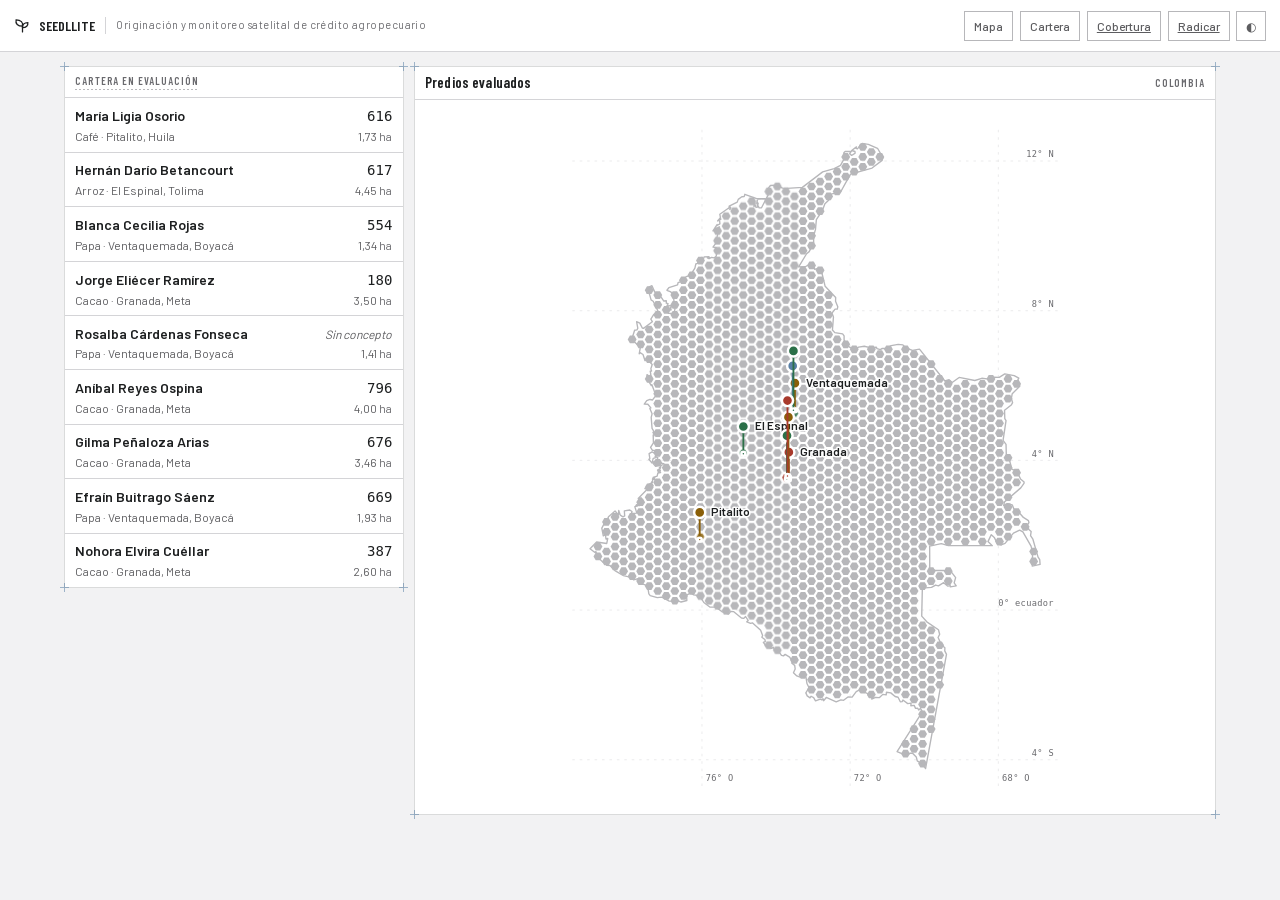
<file: index.html>
<!doctype html>
<html lang="es">
<head>
<meta charset="utf-8">
<meta name="viewport" content="width=device-width, initial-scale=1">
<title>SEEDLLITE — Puntaje de crédito agrícola desde imágenes satelitales</title>
<meta name="description" content="Puntaje de crédito agrícola construido desde 10 años de imágenes satelitales. Hackathon Colombia Tech Week 2026.">
<link rel="icon" href="data:image/svg+xml,%3Csvg xmlns='http://www.w3.org/2000/svg' viewBox='0 0 24 24' fill='none' stroke='%235980a6' stroke-width='1.8' stroke-linecap='round'%3E%3Cpath d='M12 21V11'/%3E%3Cpath d='M12 13S7 13 4.5 10.5 3 4 3 4s5 0 7.5 2.5S12 13 12 13Z'/%3E%3Cpath d='M12 15s4 0 6-2 1.5-5 1.5-5-4 0-6 2-1.5 5-1.5 5Z'/%3E%3C/svg%3E">
<link rel="stylesheet" href="assets/app.css">
</head>
<body>

<header class="barra">
  <span class="marca"><svg viewBox="0 0 24 24" fill="none" stroke="currentColor" stroke-width="1.8" stroke-linecap="round" aria-hidden="true"><path d="M12 21V11"/><path d="M12 13S7 13 4.5 10.5 3 4 3 4s5 0 7.5 2.5S12 13 12 13Z"/><path d="M12 15s4 0 6-2 1.5-5 1.5-5-4 0-6 2-1.5 5-1.5 5Z"/></svg>SEEDLLITE</span>
  <span class="marca-sub">Originación y monitoreo satelital de crédito agropecuario</span>
  <nav class="barra-fin">
    <button class="boton boton-icono" data-nav="mapa">Mapa</button>
    <button class="boton boton-icono" data-nav="cartera">Cartera</button>
    <a class="boton boton-icono" href="#globo">Cobertura</a>
    <a class="boton boton-icono" href="#nuevo">Radicar</a>
    <button class="boton boton-icono" id="tema" aria-label="Alternar tema claro y oscuro">◐</button>
  </nav>
</header>

<!--
  PORTADA — el plano de apertura.

  Va en el HTML y no la construye el JavaScript a propósito: así pinta en el
  primer fotograma, sin el parpadeo de un lienzo vacío mientras cargan los
  scripts. 90-app.js la disuelve sola a los 2,2 s, o antes si se hace clic.

  Solo aparece al entrar sin ruta (index.html a secas). Con ruta directa
  —index.html#dictamen/meta-cacao— no se muestra: durante la grabación se salta
  a cualquier toma sin tener que esperarla cada vez.
-->
<div id="portada">
  <div class="portada-cuerpo">
    <p class="portada-marca">SEEDLLITE</p>
    <h1 class="portada-frase">Historial crediticio<br>construido desde el espacio</h1>
    <div class="portada-regla"></div>
    <p class="portada-pie">
      Evaluación de riesgo crediticio agropecuario por análisis satelital
    </p>
  </div>
</div>

<main class="lienzo" id="vista"></main>

<!--
  ORDEN DE CARGA — importa, no hay bundler.
  El prefijo numérico de cada archivo ES su posición en esta lista.

  NO convertir estos scripts en módulos ES ni usar declaraciones de importación:
  quedan sujetos a CORS y NO cargan bajo file://, lo que rompe el requisito de
  abrir con doble clic (constitución V.4). Por la misma razón los datos entran
  por etiqueta <script> y no por petición asíncrona. Ver ARQUITECTURA.md §2.

  Redactado sin las cadenas literales que verificar.sh §3 busca: el guardián
  hacía saltar la alarma con este mismo comentario que lo explica.
-->
<script src="data/datos.js"></script>
<script src="assets/10-mapa.js"></script>
<script src="assets/20-grafica-ndvi.js"></script>
<script src="assets/30-vistas.js"></script>
<script src="assets/40-tooltips.js"></script>
<script src="assets/50-estadistica.js"></script>
<script src="assets/70-nuevo-caso.js"></script>
<script src="assets/80-globo.js"></script>
  <script src="assets/90-app.js"></script>

</body>
</html>
</file>
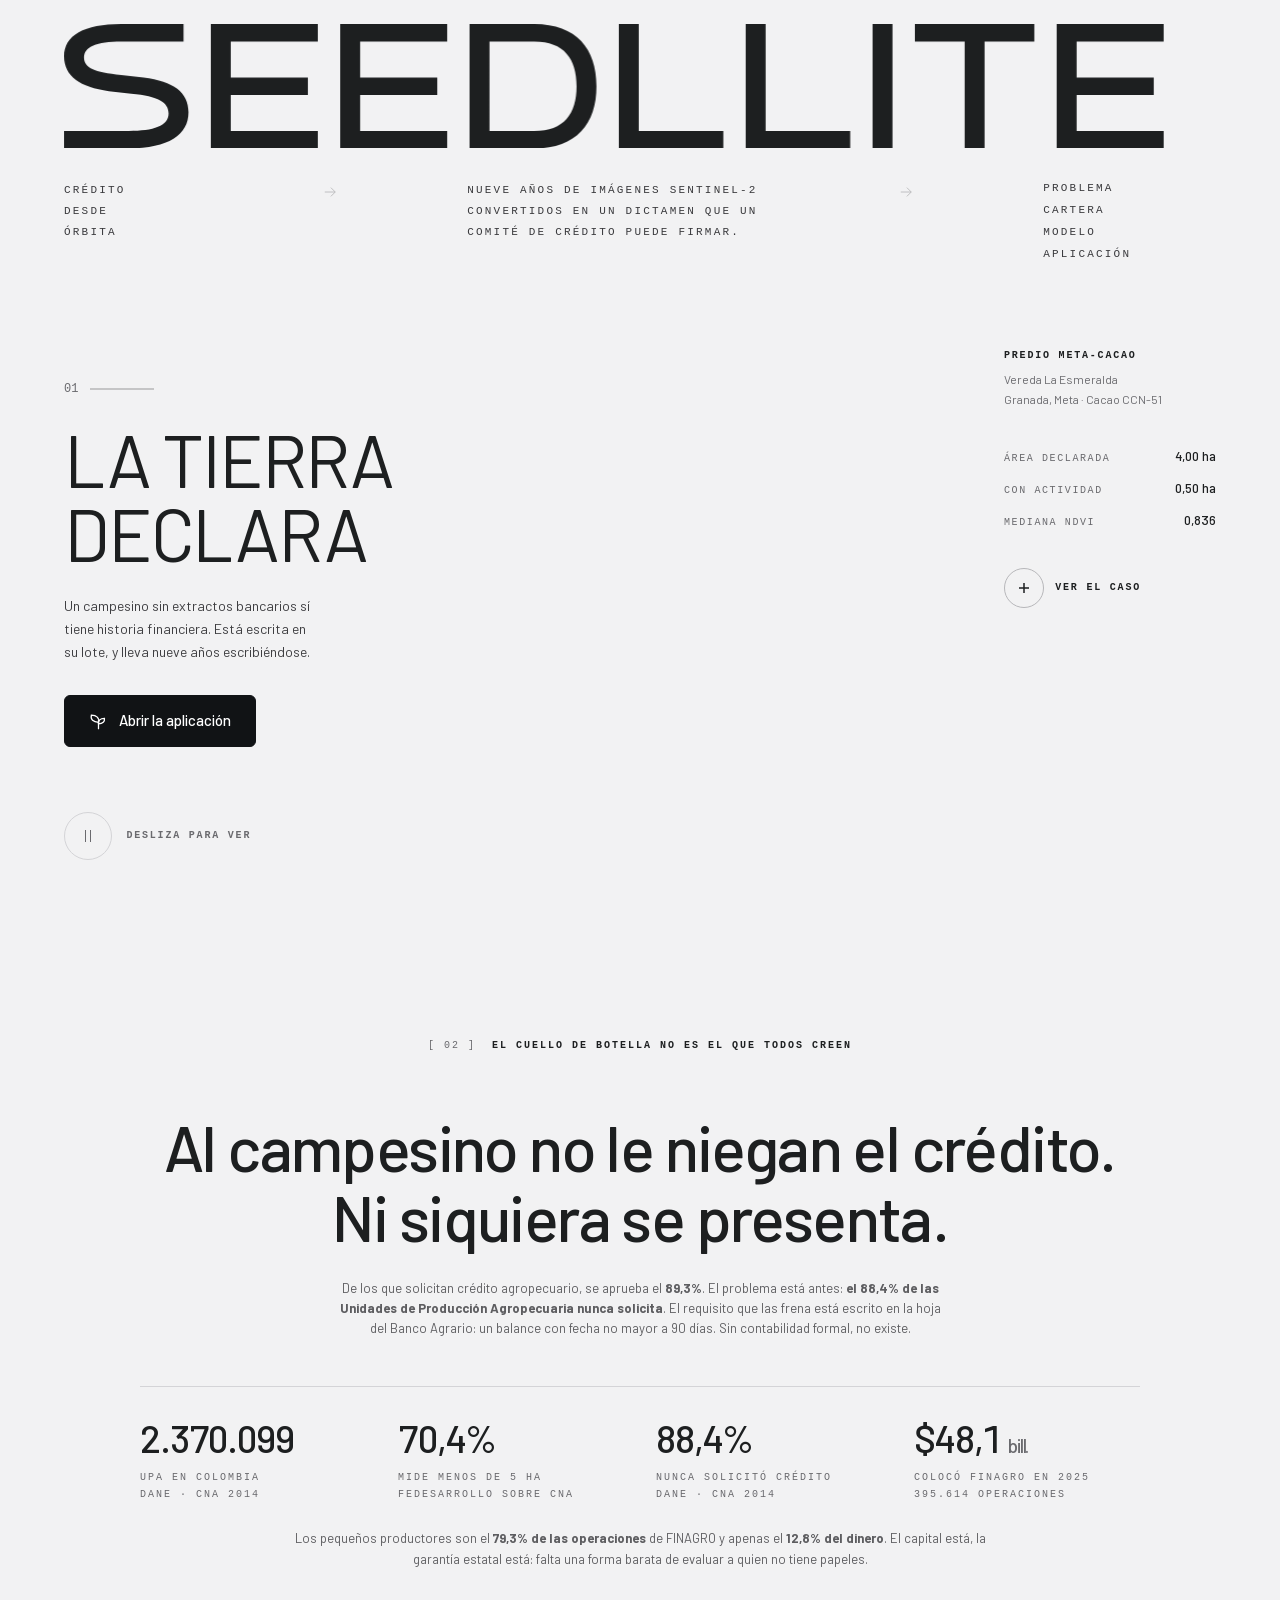
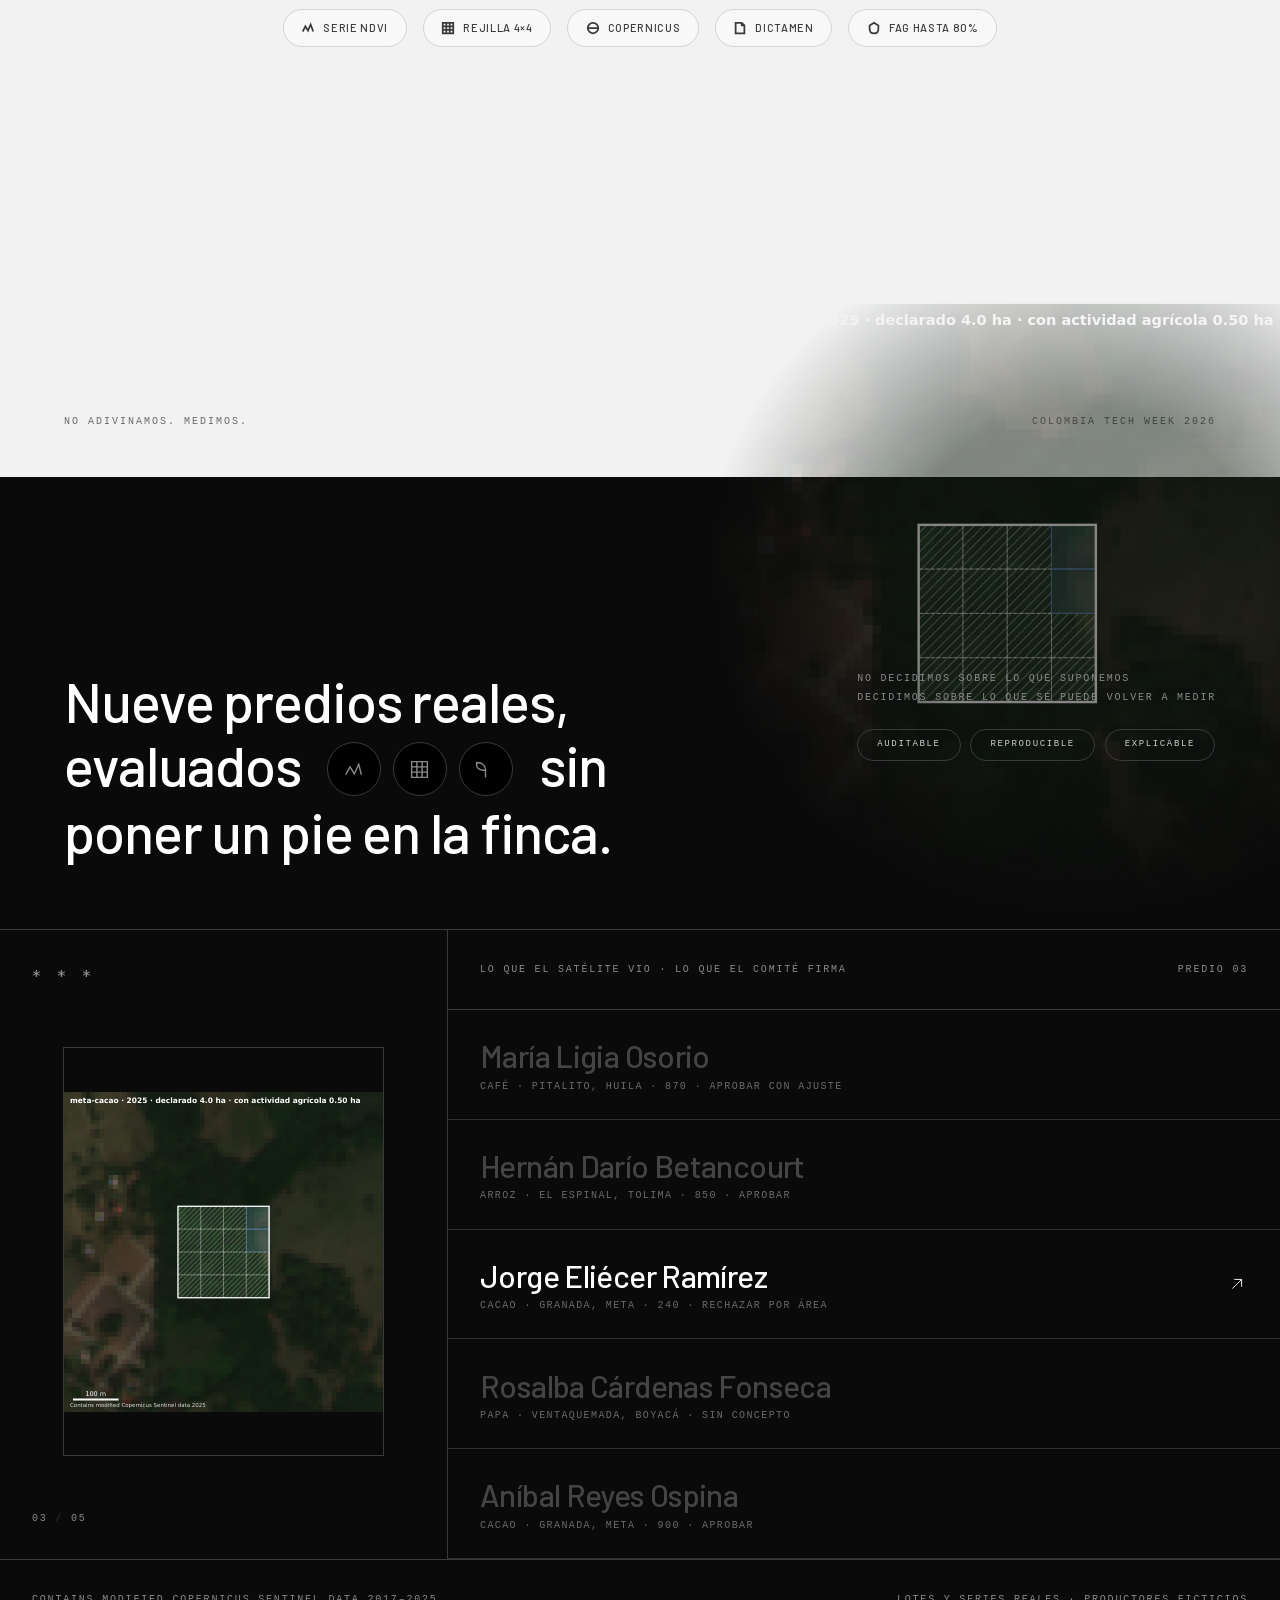
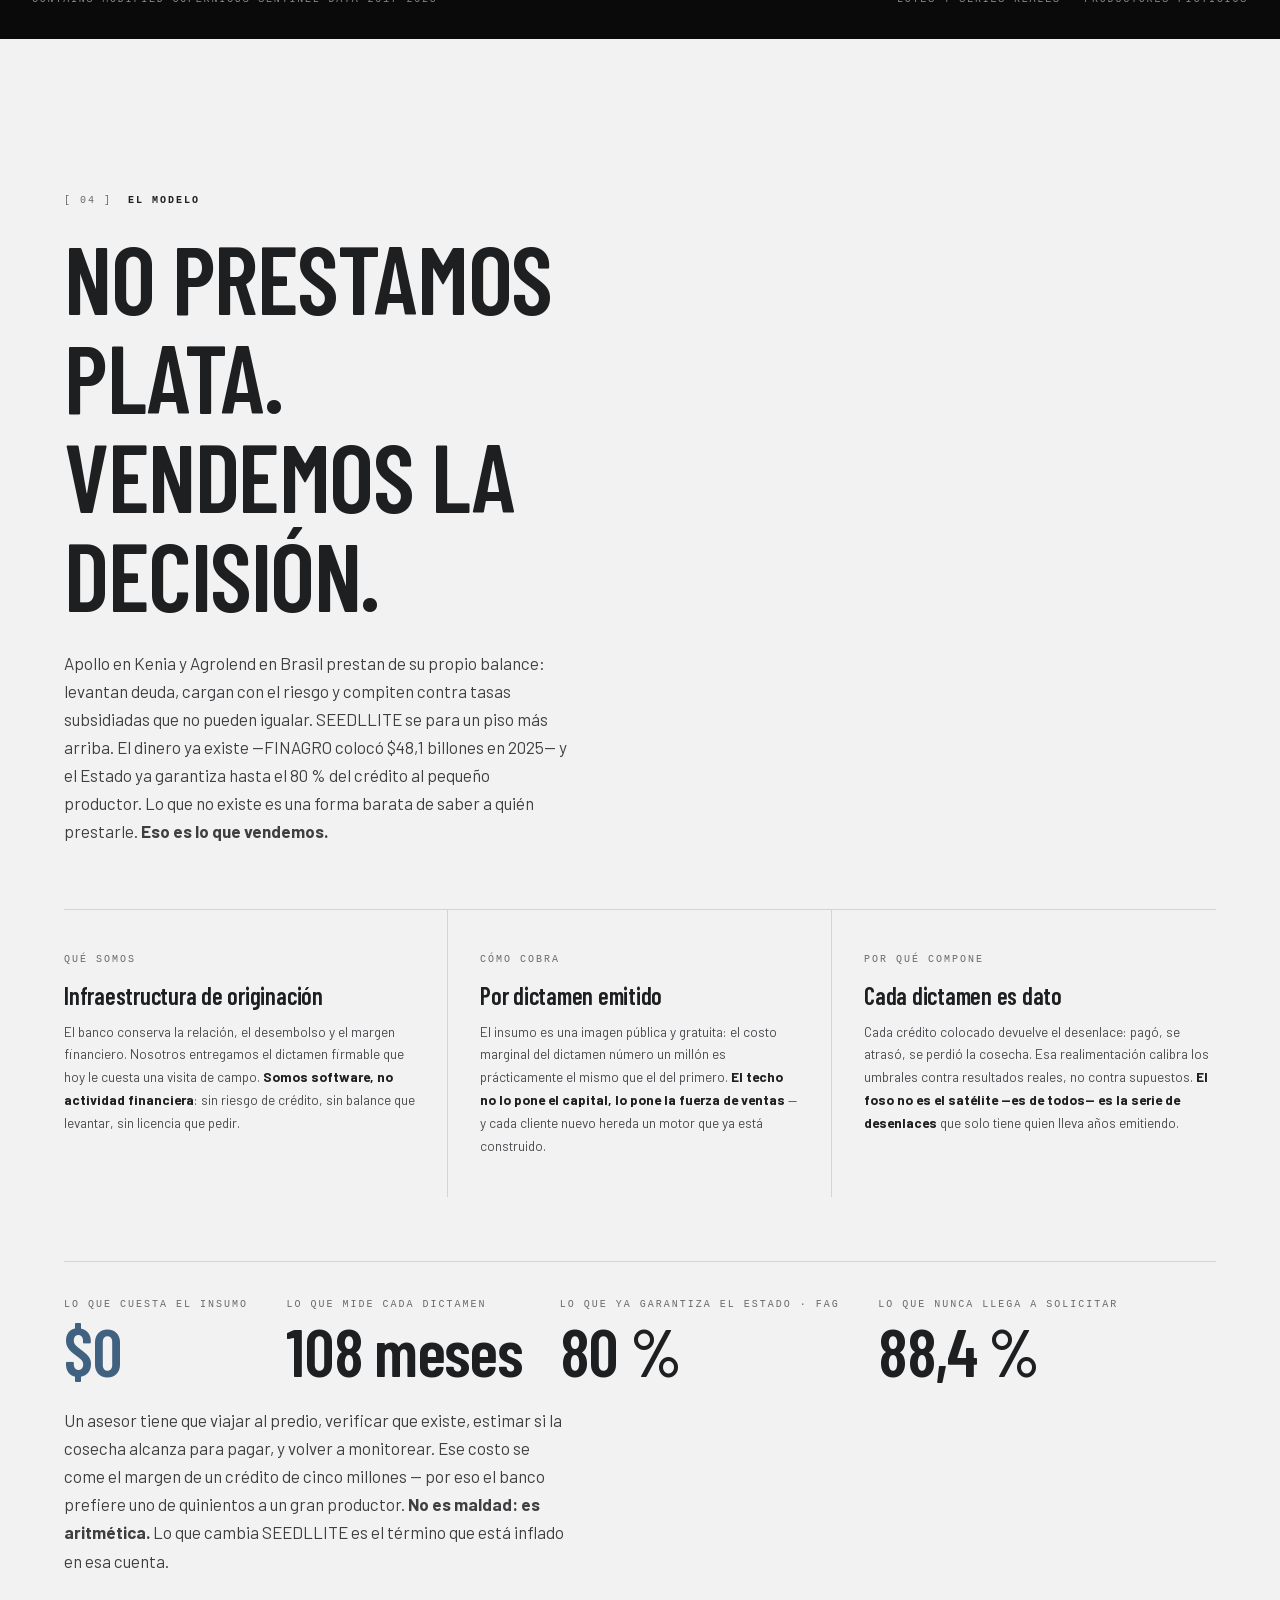
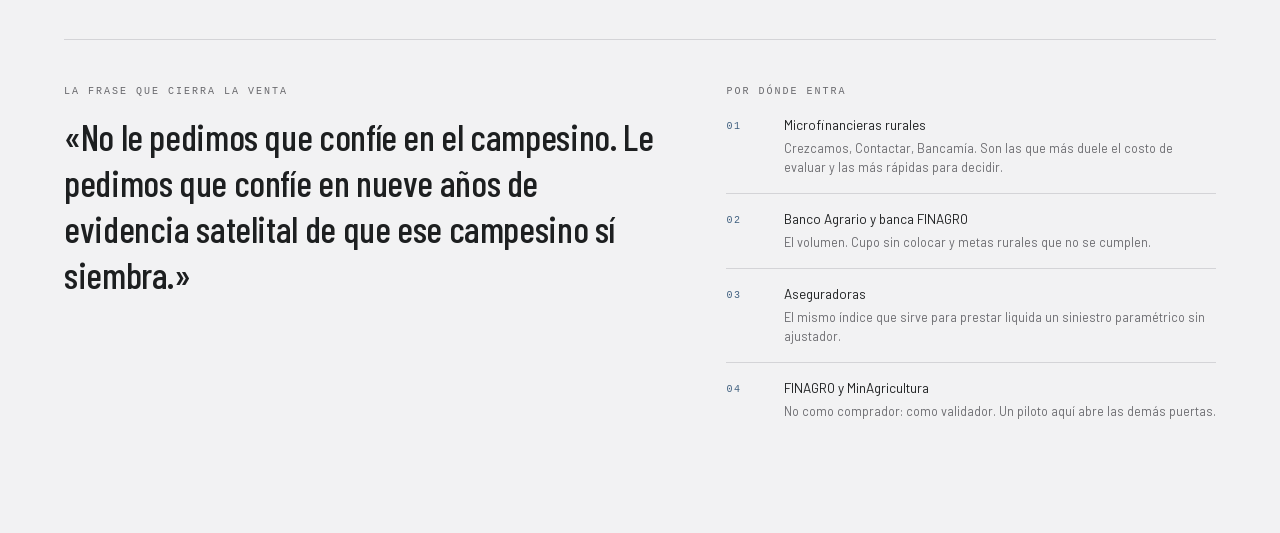
<file: landing/index.html>
<!doctype html>
<html lang="es">
<head>
<meta charset="utf-8">
<meta name="viewport" content="width=device-width, initial-scale=1">
<title>SEEDLLITE · Crédito agropecuario originado desde el satélite</title>
<meta name="description" content="Un campesino sin extractos bancarios sí tiene historia financiera: está escrita en nueve años de imágenes satelitales de su lote.">

<!-- Sin recursos externos: la pagina tiene que abrir igual desde file:// y
     desde Vercel, sin red. Barlow y Barlow Condensed —las familias que pide el
     sistema Industry— viajan vendorizadas en el repositorio; van duplicadas en
     landing/fuentes/ para que la ruta relativa valga igual en los dos sitios:
     el deploy sirve la landing en / y la app en /app/. -->

<link rel="icon" href="data:image/svg+xml,%3Csvg xmlns='http://www.w3.org/2000/svg' viewBox='0 0 24 24' fill='none' stroke='%23111' stroke-width='1.8' stroke-linecap='round'%3E%3Cpath d='M12 21V11'/%3E%3Cpath d='M12 13S7 13 4.5 10.5 3 4 3 4s5 0 7.5 2.5S12 13 12 13Z'/%3E%3Cpath d='M12 15s4 0 6-2 1.5-5 1.5-5-4 0-6 2-1.5 5-1.5 5Z'/%3E%3C/svg%3E">

<style>
@font-face{font-family:"Barlow";font-weight:400;font-display:swap;
  src:url("fuentes/barlow-400.woff2") format("woff2")}
@font-face{font-family:"Barlow";font-weight:500;font-display:swap;
  src:url("fuentes/barlow-500.woff2") format("woff2")}
@font-face{font-family:"Barlow";font-weight:600;font-display:swap;
  src:url("fuentes/barlow-600.woff2") format("woff2")}
@font-face{font-family:"Barlow";font-weight:700;font-display:swap;
  src:url("fuentes/barlow-700.woff2") format("woff2")}
@font-face{font-family:"Barlow Condensed";font-weight:400;font-display:swap;
  src:url("fuentes/barlow-condensed-400.woff2") format("woff2")}
@font-face{font-family:"Barlow Condensed";font-weight:500;font-display:swap;
  src:url("fuentes/barlow-condensed-500.woff2") format("woff2")}
@font-face{font-family:"Barlow Condensed";font-weight:600;font-display:swap;
  src:url("fuentes/barlow-condensed-600.woff2") format("woff2")}
:root{
  --papel:#f2f2f3; --tinta:#1d1f20; --tinta-suave:#111315; --hondo:#0a0a0a;
  --g300:#d4d4d7; --g400:#b7b7ba; --g500:#8a8a8d; --g600:#6a6a6e; --g700:#5d5d60; --g800:#3a3a3d;
  --acero:#5980a6; --acero-texto:#416180;
  --sans:"Barlow",-apple-system,BlinkMacSystemFont,"Segoe UI",Roboto,Helvetica,Arial,sans-serif;
  --cond:"Barlow Condensed","Arial Narrow",var(--sans);
  --mono:ui-monospace,SFMono-Regular,"SF Mono",Menlo,"JetBrains Mono",monospace;
  --sal:cubic-bezier(.16,1,.3,1);
}
*{box-sizing:border-box}
html{scroll-behavior:smooth}
body{margin:0; background:var(--papel); color:var(--tinta); font-family:var(--sans);
  font-size:14px; line-height:1.55; overflow-x:hidden; -webkit-font-smoothing:antialiased}
::selection{background:#000; color:#fff}
a{color:inherit; text-decoration:none}
.rot{font-family:var(--mono); font-size:10px; letter-spacing:.2em; text-transform:uppercase; color:var(--g600)}
.rot b{color:var(--tinta); font-weight:600}

/* ══ 1 · PORTADA ══════════════════════════════════════════════════════ */
.hero{position:relative; width:100%; min-height:100svh; display:flex; flex-direction:column; overflow:hidden}
.hero-top{padding:1.5rem 1.5rem 0; position:relative; z-index:20}
@media(min-width:768px){.hero-top{padding:1.5rem 4rem 0}}

.marca-svg{width:100%; height:auto; display:block; fill:var(--tinta)}
.marca-svg .glifo{transform:translateY(120px); opacity:0; animation:subeGlifo 1.2s var(--sal) forwards}
@keyframes subeGlifo{to{transform:translateY(0); opacity:1}}

.subnav{display:flex; justify-content:space-between; align-items:flex-start; margin-top:2rem; gap:1rem}
.subnav-col{font-family:var(--mono); font-size:10px; letter-spacing:.2em; text-transform:uppercase; color:var(--g800)}
@media(min-width:768px){.subnav-col{font-size:11px}}
.subnav-izq{width:15%; min-width:86px; line-height:1.9}
.subnav-centro{flex:1; line-height:1.9}
@media(min-width:768px){.subnav-centro{width:30%; flex:none}}
.subnav-der{width:15%; display:none}
@media(min-width:768px){.subnav-der{display:block}}
.subnav-der a{display:block; margin-bottom:.3rem}
.subnav-der a:hover{color:#000; text-decoration:underline}
.flecha{width:5%; display:none; color:var(--g400); padding-top:3px}
@media(min-width:768px){.flecha{display:block}}
.flecha svg{width:14px; height:14px}

.hamb{display:flex; flex-direction:column; gap:6px; background:none; border:0; cursor:pointer; padding:4px 0; z-index:60}
.hamb i{display:block; width:32px; height:1.5px; background:#000; transition:all .3s var(--sal)}
.hamb:hover i:first-child{width:24px}
.hamb:hover i:last-child{width:40px}
.hamb[aria-expanded="true"] i:first-child{transform:translateY(3.75px) rotate(45deg)}
.hamb[aria-expanded="true"] i:last-child{transform:translateY(-3.75px) rotate(-45deg)}
@media(min-width:768px){.hamb{display:none}}

.menu-movil{display:none; background:var(--papel); border-bottom:1px solid var(--g300);
  box-shadow:0 18px 40px rgba(0,0,0,.10); padding:1.6rem; position:relative; z-index:50;
  animation:bajaMenu .35s var(--sal)}
.menu-movil.abierto{display:block}
@keyframes bajaMenu{from{opacity:0; transform:translateY(-20px)}to{opacity:1; transform:none}}
.menu-movil a{display:block; font-family:var(--mono); font-size:14px; letter-spacing:.2em;
  text-transform:uppercase; margin-bottom:1.4rem}

/* El fondo del hero es la lamina del predio: la placa Sentinel-2 con su reticula
   de medicion y la serie NDVI trazada al lado. Ocupa la mitad derecha del
   encuadre porque el tercio izquierdo es donde va el titular — la imagen esta
   compuesta para eso, no recortada a la fuerza.

   La reticula de 46 px se conserva por debajo: es la trama del sistema Industry
   y cose la imagen con el resto de la pagina en vez de dejarla flotando. */
.hero-fondo{position:absolute; inset:0; z-index:0; pointer-events:none; opacity:0;
  transition:opacity 1.8s var(--sal);
  background:
    repeating-linear-gradient(0deg, rgba(17,17,17,.045) 0 1px, transparent 1px 46px),
    repeating-linear-gradient(90deg, rgba(17,17,17,.045) 0 1px, transparent 1px 46px)}
.hero-fondo.visible{opacity:1}
.hero-lamina{position:absolute; inset:0; width:100%; height:100%;
  object-fit:cover; object-position:72% 50%; z-index:-1;
  -webkit-mask-image:linear-gradient(100deg,transparent 6%,#000 42%);
  mask-image:linear-gradient(100deg,transparent 6%,#000 42%)}
/* En vertical la imagen se va casi entera: el titular necesita el ancho y la
   placa no sobrevive al recorte sin volverse una mancha. */
@media(max-width:767px){.hero-lamina{object-position:78% 50%; opacity:.42}}
@keyframes traza{to{stroke-dashoffset:0}}

.hero-cuerpo{position:relative; z-index:10; flex:1; display:flex; justify-content:space-between;
  padding:0 2.5rem 3rem; gap:2rem}
@media(min-width:768px){.hero-cuerpo{padding:0 4rem 3rem}}
.hero-izq{width:340px; max-width:100%; margin-top:5rem}
@media(min-width:768px){.hero-izq{margin-top:7rem}}
.ind{display:flex; align-items:center; gap:.75rem; font-family:var(--mono); font-size:12px; color:var(--g600)}
.ind i{display:block; width:64px; height:1.5px; background:rgba(17,17,17,.2)}
.titular{font-size:3.4rem; line-height:1; letter-spacing:-.03em; font-weight:400; margin:1.5rem 0 0}
@media(min-width:768px){.titular{font-size:4.6rem}}
.hero-desc{font-size:13px; color:#3f3f42; width:252px; line-height:1.65; margin:1.5rem 0 2rem}
@media(min-width:768px){.hero-desc{font-size:14px}}

.cta{position:relative; display:inline-flex; align-items:center; gap:.7rem; overflow:hidden;
  background:var(--tinta-suave); border:1px solid var(--tinta-suave); border-radius:6px;
  padding:.85rem 1.5rem; color:#fff; font-size:15px; font-weight:500;
  transition:transform .3s var(--sal), box-shadow .3s var(--sal)}
.cta::before{content:""; position:absolute; inset:0; background:var(--papel);
  transform:translateX(-101%); transition:transform .7s var(--sal); z-index:0}
.cta:hover{transform:translateY(-2px); box-shadow:3px 3px 0 rgba(17,17,17,.5)}
.cta:hover::before{transform:translateX(0)}
.cta:active{transform:none; box-shadow:none}
.cta span,.cta svg{position:relative; z-index:1; transition:color .45s var(--sal), transform .45s var(--sal)}
.cta svg{width:19px; height:19px; stroke:currentColor; fill:none; stroke-width:1.6; stroke-linecap:round}
.cta:hover span,.cta:hover svg{color:var(--tinta)}
.cta:hover svg{transform:scale(1.1) rotate(-12deg) translateY(-2px)}

.hero-der{width:212px; margin-top:5rem; display:none; flex-direction:column; gap:2rem}
@media(min-width:768px){.hero-der{display:flex}}
.esp-tit{font-family:var(--mono); font-size:10px; font-weight:700; letter-spacing:.18em;
  text-transform:uppercase; margin:0}
.esp-sub{font-size:12px; color:var(--g600); line-height:1.6; margin:.45rem 0 0}
.stat{display:flex; justify-content:space-between; align-items:baseline; padding:.35rem 0}
.stat span{font-family:var(--mono); font-size:10px; letter-spacing:.16em; text-transform:uppercase; color:var(--g600)}
.stat b{font-size:13px; font-weight:500; font-variant-numeric:tabular-nums}
.ver-mas{display:flex; align-items:center; gap:.7rem; font-family:var(--mono)}
.ver-mas i{display:grid; place-items:center; width:40px; height:40px; border-radius:50%;
  border:1px solid var(--g400); transition:all .3s var(--sal)}
.ver-mas svg{width:16px; height:16px; stroke:currentColor; fill:none; stroke-width:1.5}
.ver-mas span{font-size:10px; text-transform:uppercase; letter-spacing:.18em; font-weight:700}
.ver-mas:hover i{border-color:#000; background:var(--tinta); color:#fff}

.scroll{position:absolute; bottom:2.5rem; left:2.5rem; display:none; align-items:center; gap:.9rem;
  opacity:0; animation:apar .9s var(--sal) 1.2s forwards}
@media(min-width:768px){.scroll{display:flex; left:4rem}}
@keyframes apar{to{opacity:1}}
.scroll i{display:flex; gap:4px; align-items:center; justify-content:center; width:48px; height:48px;
  border-radius:50%; border:1px solid var(--g300)}
.scroll i b{display:block; width:1px; height:12px; background:var(--g600)}
.scroll span{font-family:var(--mono); font-size:10px; letter-spacing:.18em; text-transform:uppercase;
  color:var(--g600); font-weight:600}

/* ══ 2 ════════════════════════════════════════════════════════════════ */
.s2{position:relative; width:100%; min-height:75vh; background:var(--papel); z-index:20;
  display:flex; flex-direction:column; align-items:center; text-align:center; padding:6rem 1.5rem 0}
@media(min-width:768px){.s2{min-height:100vh; padding-top:8rem}}
.s2-tit{font-size:2.2rem; line-height:1.1; letter-spacing:-.025em; font-weight:500;
  max-width:1000px; margin:3rem 0 0}
@media(min-width:768px){.s2-tit{font-size:3.4rem}}
@media(min-width:1024px){.s2-tit{font-size:4rem}}
.s2-pie-txt{max-width:620px; color:var(--g700, #5d5d60); margin:1.6rem 0 0; font-size:13px}
.pildoras{display:flex; flex-wrap:wrap; justify-content:center; gap:.75rem; margin:2.5rem 0 0}
@media(min-width:768px){.pildoras{gap:1rem}}
.pil{display:inline-flex; align-items:center; gap:.5rem; border-radius:999px; border:1px solid var(--g300);
  background:rgba(255,255,255,.5); padding:.6rem 1.1rem; color:var(--g800); font-size:11px;
  font-weight:500; letter-spacing:.06em; text-transform:uppercase; transition:all .3s var(--sal)}
.pil:hover{border-color:#000; background:#000; color:#fff}
.pil svg{width:14px; height:14px; stroke:currentColor; fill:none; stroke-width:2}
.cifras-grandes{display:grid; grid-template-columns:repeat(4,1fr); gap:2rem; margin:3rem 0 0;
  width:100%; max-width:1000px; border-top:1px solid var(--g300); padding-top:2rem}
.cifras-grandes div{text-align:left}
.cifras-grandes b{display:block; font-size:2.4rem; line-height:1; letter-spacing:-.03em;
  font-weight:500; font-variant-numeric:tabular-nums}
.cifras-grandes b i{font-style:normal; font-size:1.2rem; color:var(--g600)}
.cifras-grandes span{display:block; margin-top:.7rem; line-height:1.7}
@media(max-width:900px){.cifras-grandes{grid-template-columns:repeat(2,1fr); gap:1.5rem}}
.s2-hueco{min-height:220px}
@media(min-width:768px){.s2-hueco{min-height:430px}}
.s2-pie{position:absolute; bottom:0; left:0; right:0; display:none; justify-content:space-between;
  padding:0 4rem 3rem; pointer-events:none}
@media(min-width:768px){.s2-pie{display:flex}}


/* ══ 4 · modelo ═══════════════════════════════════════════════════════ */
.s4{position:relative; z-index:30; background:var(--papel); color:var(--tinta);
  padding:6rem 1.5rem 5rem}
@media(min-width:768px){.s4{padding:9rem 4rem 6rem}}
.s4-tit{font-family:var(--cond); font-size:2.4rem; line-height:1.03; letter-spacing:-.015em;
  font-weight:600; margin:1.2rem 0 0; max-width:16ch; text-transform:uppercase}
@media(min-width:768px){.s4-tit{font-size:4.6rem}}
@media(min-width:1280px){.s4-tit{font-size:6rem}}
.s4-bajada{max-width:56ch; margin:1.6rem 0 0; font-size:15px; line-height:1.65; color:#3f3f42}
@media(min-width:768px){.s4-bajada{font-size:17px}}

/* Tres movimientos del modelo, separados por filete: la retícula del sistema
   Industry, no tres tarjetas iguales. */
.s4-tres{display:grid; gap:0; margin:4rem 0 0; border-top:1px solid var(--g300)}
@media(min-width:900px){.s4-tres{grid-template-columns:repeat(3,1fr)}}
.s4-mov{padding:2rem 0; border-bottom:1px solid var(--g300)}
@media(min-width:900px){.s4-mov{padding:2.2rem 2rem 2.4rem; border-bottom:0;
  border-right:1px solid var(--g300)}
  .s4-mov:first-child{padding-left:0}
  .s4-mov:last-child{border-right:0; padding-right:0}}
.s4-mov h3{font-family:var(--cond); font-size:1.5rem; font-weight:600; margin:.9rem 0 .7rem;
  letter-spacing:-.01em; line-height:1.15}
.s4-mov p{margin:0; font-size:13.5px; line-height:1.7; color:#4a4a4e}
.s4-mov b{color:var(--tinta)}

/* El salto de costo: dos magnitudes enfrentadas, sin adorno. */
.s4-salto{display:flex; flex-wrap:wrap; align-items:flex-end; gap:1.2rem 2.4rem;
  margin:4rem 0 0; padding:2.2rem 0 0; border-top:1px solid var(--g300)}
.s4-cifra{display:flex; flex-direction:column; gap:.5rem}
.s4-cifra b{font-family:var(--cond); font-size:3rem; line-height:.9; font-weight:600;
  letter-spacing:-.02em}
@media(min-width:768px){.s4-cifra b{font-size:4.2rem}}
.s4-desp b{color:var(--acero-texto)}

.s4-cierre{margin:4rem 0 0; padding:2.4rem 0 0; border-top:1px solid var(--g300);
  display:grid; gap:2rem}
@media(min-width:1024px){.s4-cierre{grid-template-columns:1.1fr .9fr; gap:4rem}}
.s4-cita{font-family:var(--cond); font-size:1.7rem; line-height:1.25; font-weight:500;
  margin:.9rem 0 0; letter-spacing:-.01em}
@media(min-width:768px){.s4-cita{font-size:2.3rem}}
.s4-esc{margin:0; padding:0; list-style:none; counter-reset:esc}
.s4-esc li{counter-increment:esc; display:grid; grid-template-columns:2.6rem 1fr;
  gap:.4rem 1rem; padding:.95rem 0; border-bottom:1px solid var(--g300); font-size:13.5px}
.s4-esc li:last-child{border-bottom:0}
.s4-esc li::before{content:counter(esc,decimal-leading-zero);
  font-family:var(--mono); font-size:10px; letter-spacing:.16em; color:var(--acero-texto);
  padding-top:.25rem}
.s4-esc em{font-style:normal; color:var(--g600); display:block; margin-top:.2rem; font-size:12.5px}

/* ══ 3 · oscura ═══════════════════════════════════════════════════════ */
.s3{position:relative; width:100%; background:var(--hondo); color:#fff; z-index:30;
  display:flex; flex-direction:column}
/* La captura Sentinel-2 es telon de fondo, no protagonista: se ancla a la
   derecha, no cruza la columna de texto y se disuelve por los bordes para que
   el titular no compita contra ella. Antes medía 150vw y desbordaba hacia la
   sección anterior tapándola. */
.s3-img{position:absolute; top:0; right:0; width:min(52vw,620px);
  transform:translate(6%,-24%) scale(1.02); z-index:0; pointer-events:none; opacity:0;
  transition:opacity 1.6s ease, transform 1.6s ease;
  -webkit-mask-image:radial-gradient(ellipse 78% 72% at 62% 44%,#000 38%,transparent 78%);
  mask-image:radial-gradient(ellipse 78% 72% at 62% 44%,#000 38%,transparent 78%)}
.s3-img.visible{opacity:.5; transform:translate(6%,-28%) scale(1)}
@media(max-width:1023px){.s3-img{width:88vw; opacity:0}
  .s3-img.visible{opacity:.28; transform:translate(14%,-16%) scale(1)}}
.s3-cab{position:relative; z-index:10; padding:8rem 2rem 0; margin-bottom:4rem;
  display:flex; flex-direction:column; gap:2.5rem; justify-content:space-between}
@media(min-width:768px){.s3-cab{padding:12rem 4rem 0}}
@media(min-width:1280px){.s3-cab{flex-direction:row}}
.s3-tit{font-size:1.8rem; line-height:1.15; letter-spacing:-.02em; font-weight:500; margin:0; max-width:21ch}
@media(min-width:768px){.s3-tit{font-size:2.9rem}}
@media(min-width:1280px){.s3-tit{font-size:3.5rem}}
.circulos{display:inline-flex; gap:.5rem; vertical-align:middle; margin:0 .5rem; transform:translateY(-4px)}
@media(min-width:768px){.circulos{gap:.75rem; margin:0 1rem}}
.circulos i{display:grid; place-items:center; width:40px; height:40px; border-radius:50%;
  border:1px solid var(--g800); background:#000; color:var(--g500); transition:all .3s var(--sal)}
@media(min-width:768px){.circulos i{width:54px; height:54px}}
.circulos i:hover{background:#fff; color:#000; border-color:#fff}
.circulos svg{width:21px; height:21px; stroke:currentColor; fill:none; stroke-width:1.6}
.s3-tag{font-family:var(--mono); font-size:9px; letter-spacing:.18em; text-transform:uppercase;
  color:var(--g500); line-height:1.9; margin:0 0 1.4rem}
@media(min-width:768px){.s3-tag{font-size:10px}}
.s3-pils{display:flex; gap:.6rem; flex-wrap:wrap}
.s3-pil{padding:.5rem 1.2rem; border-radius:999px; border:1px solid var(--g800); font-family:var(--mono);
  font-size:9px; letter-spacing:.18em; text-transform:uppercase; color:#cfcfd2; transition:all .3s var(--sal)}
.s3-pil:hover{background:#fff; color:#000; border-color:#fff}

.linea{height:1px; background:var(--g800); position:relative; z-index:10}
.panel{position:relative; z-index:10; display:flex; flex-direction:column}
@media(min-width:900px){.panel{flex-direction:row}}
.panel-izq{width:100%; border-bottom:1px solid var(--g800); min-height:400px; display:flex;
  flex-direction:column; justify-content:space-between; padding:2rem}
@media(min-width:900px){.panel-izq{width:35%; border-bottom:0; border-right:1px solid var(--g800); min-height:520px}}
.aster{color:var(--g500); font-size:20px; letter-spacing:.3em}
.lienzo{position:relative; flex:1; margin:1rem 0}
.lienzo img{position:absolute; inset:0; width:84%; height:84%; margin:auto; object-fit:contain;
  border:1px solid var(--g800)}
.contador{font-family:var(--mono); font-size:10px; letter-spacing:.18em; text-transform:uppercase; color:#888}
.contador em{font-style:normal; color:#333}

.panel-der{width:100%}
@media(min-width:900px){.panel-der{width:65%}}
.panel-barra{display:flex; justify-content:space-between; gap:1rem; border-bottom:1px solid var(--g800);
  padding:2rem; font-family:var(--mono); font-size:10px; letter-spacing:.18em; color:var(--g500);
  text-transform:uppercase}
.cap{display:flex; align-items:center; justify-content:space-between; gap:1rem; width:100%;
  border:0; border-bottom:1px solid rgba(58,58,61,.8); background:none; cursor:pointer;
  padding:1.7rem 2rem; color:#444; text-align:left; transition:color .3s var(--sal); font-family:var(--sans)}
.cap:hover{color:#999}
.cap.activo{color:#fff}
.cap-n{font-size:1.5rem; font-weight:500; letter-spacing:-.02em; margin:0}
@media(min-width:768px){.cap-n{font-size:1.95rem}}
.cap-m{font-family:var(--mono); font-size:10px; letter-spacing:.14em; text-transform:uppercase;
  color:var(--g600); margin:.4rem 0 0}
.cap svg{width:22px; height:22px; stroke:currentColor; fill:none; stroke-width:1; flex:none;
  opacity:0; transform:translateX(-8px); transition:all .3s var(--sal)}
.cap.activo svg{opacity:1; transform:none}
.s3-pie{padding:2rem; font-family:var(--mono); font-size:10px; letter-spacing:.18em;
  text-transform:uppercase; color:var(--g500); background:var(--hondo); display:flex;
  justify-content:space-between; gap:1rem; flex-wrap:wrap}

.rev{opacity:0; transform:translateY(24px); transition:opacity .9s var(--sal), transform .9s var(--sal)}
.rev.visible{opacity:1; transform:none}

@media (prefers-reduced-motion:reduce){
  *{animation:none !important; transition:none !important}
  .rev,.hero-fondo{opacity:1; transform:none}
  .s3-img{opacity:.5; transform:translate(6%,-28%)}
  .marca-svg .glifo{transform:none; opacity:1}
  html{scroll-behavior:auto}
}
</style>
</head>
<body>

<div class="hero">
  <div class="hero-fondo" id="fondo">
    <img class="hero-lamina" src="hero-predio.jpg" alt="" aria-hidden="true"
         fetchpriority="high" decoding="async">
  </div>

  <div class="hero-top">
    <h1 style="margin:0">
      <svg class="marca-svg" viewBox="0 0 926 100" role="img" aria-label="SEEDLLITE">
        <g><g class="glifo" style="animation-delay:.05s"><path d="M0,26 C0,9 16,0 46,0 L96,0 L96,14 L46,14 C26,14 16,18 16,27 C16,35 24,39 46,41 L64,43 C88,46 100,55 100,71 C100,89 84,100 52,100 L0,100 L0,86 L52,86 C72,86 84,82 84,72 C84,63 76,58 54,56 L36,54 C13,51 0,42 0,26 Z"/></g></g>
        <g transform="translate(118,0)"><g class="glifo" style="animation-delay:.11s"><path d="M0,0 L86,0 L86,14 L16,14 L16,43 L78,43 L78,57 L16,57 L16,86 L86,86 L86,100 L0,100 Z"/></g></g>
        <g transform="translate(222,0)"><g class="glifo" style="animation-delay:.17s"><path d="M0,0 L86,0 L86,14 L16,14 L16,43 L78,43 L78,57 L16,57 L16,86 L86,86 L86,100 L0,100 Z"/></g></g>
        <g transform="translate(326,0)"><g class="glifo" style="animation-delay:.23s"><path d="M0,0 L52,0 C86,0 102,20 102,50 C102,80 86,100 52,100 L0,100 Z M16,14 L16,86 L52,86 C76,86 86,72 86,50 C86,28 76,14 52,14 Z"/></g></g>
        <g transform="translate(446,0)"><g class="glifo" style="animation-delay:.29s"><path d="M0,0 L16,0 L16,86 L84,86 L84,100 L0,100 Z"/></g></g>
        <g transform="translate(548,0)"><g class="glifo" style="animation-delay:.35s"><path d="M0,0 L16,0 L16,86 L84,86 L84,100 L0,100 Z"/></g></g>
        <g transform="translate(650,0)"><g class="glifo" style="animation-delay:.41s"><path d="M0,0 L16,0 L16,100 L0,100 Z"/></g></g>
        <g transform="translate(684,0)"><g class="glifo" style="animation-delay:.47s"><path d="M0,0 L96,0 L96,14 L56,14 L56,100 L40,100 L40,14 L0,14 Z"/></g></g>
        <g transform="translate(798,0)"><g class="glifo" style="animation-delay:.53s"><path d="M0,0 L86,0 L86,14 L16,14 L16,43 L78,43 L78,57 L16,57 L16,86 L86,86 L86,100 L0,100 Z"/></g></g>
      </svg>
    </h1>

    <div class="subnav">
      <div class="subnav-col subnav-izq">Crédito<br>desde<br>órbita</div>
      <div class="flecha"><svg viewBox="0 0 16 16" fill="none" stroke="currentColor" stroke-width="1"><path d="M2 8h12M9 3l5 5-5 5"/></svg></div>
      <div class="subnav-col subnav-centro">Nueve años de imágenes Sentinel-2 convertidos en un dictamen que un comité de crédito puede firmar.</div>
      <div class="flecha"><svg viewBox="0 0 16 16" fill="none" stroke="currentColor" stroke-width="1"><path d="M2 8h12M9 3l5 5-5 5"/></svg></div>
      <nav class="subnav-col subnav-der">
        <a href="#problema">Problema</a>
        <a href="#cartera">Cartera</a>
        <a href="#modelo">Modelo</a>
        <a href="/app/">Aplicación</a>
      </nav>
      <button class="hamb" id="hamb" aria-expanded="false" aria-controls="menu" aria-label="Abrir menú"><i></i><i></i></button>
    </div>
  </div>

  <div class="menu-movil" id="menu">
    <a href="#problema">Problema</a>
    <a href="#cartera">Cartera</a>
    <a href="#modelo">Modelo</a>
    <a href="/app/">Aplicación</a>
  </div>

  <div class="hero-cuerpo">
    <div class="hero-izq">
      <div class="ind"><span>01</span><i></i></div>
      <h2 class="titular">LA TIERRA<br>DECLARA</h2>
      <p class="hero-desc">Un campesino sin extractos bancarios sí tiene historia financiera.
      Está escrita en su lote, y lleva nueve años escribiéndose.</p>
      <a class="cta" href="/app/">
        <svg viewBox="0 0 24 24" aria-hidden="true">
          <path d="M12 21V11"/>
          <path d="M12 13S7 13 4.5 10.5 3 4 3 4s5 0 7.5 2.5S12 13 12 13Z"/>
          <path d="M12 15s4 0 6-2 1.5-5 1.5-5-4 0-6 2-1.5 5-1.5 5Z"/>
        </svg>
        <span>Abrir la aplicación</span>
      </a>
    </div>

    <div class="hero-der">
      <div>
        <p class="esp-tit">Predio meta-cacao</p>
        <p class="esp-sub">Vereda La Esmeralda<br>Granada, Meta · Cacao CCN-51</p>
      </div>
      <div>
        <div class="stat"><span>Área declarada</span><b>4,00 ha</b></div>
        <div class="stat"><span>Con actividad</span><b>0,50 ha</b></div>
        <div class="stat"><span>Mediana NDVI</span><b>0,836</b></div>
      </div>
      <a class="ver-mas" href="#cartera">
        <i><svg viewBox="0 0 16 16"><path d="M8 3v10M3 8h10"/></svg></i>
        <span>Ver el caso</span>
      </a>
    </div>
  </div>

  <div class="scroll"><i><b></b><b></b></i><span>Desliza para ver</span></div>
</div>

<section class="s2" id="problema">
  <p class="rot rev">[ 02 ] &nbsp;<b>El cuello de botella no es el que todos creen</b></p>
  <h2 class="s2-tit rev">Al campesino no le niegan el crédito.<br>Ni siquiera se presenta.</h2>
  <p class="s2-pie-txt rev">De los que solicitan crédito agropecuario, se aprueba el
  <b>89,3%</b>. El problema está antes: <b>el 88,4% de las Unidades de Producción
  Agropecuaria nunca solicita</b>. El requisito que las frena está escrito en la hoja del
  Banco Agrario: un balance con fecha no mayor a 90 días. Sin contabilidad formal, no existe.</p>

  <div class="cifras-grandes rev">
    <div><b>2.370.099</b><span class="rot">UPA en Colombia<br>DANE · CNA 2014</span></div>
    <div><b>70,4%</b><span class="rot">mide menos de 5 ha<br>Fedesarrollo sobre CNA</span></div>
    <div><b>88,4%</b><span class="rot">nunca solicitó crédito<br>DANE · CNA 2014</span></div>
    <div><b>$48,1 <i>bill.</i></b><span class="rot">colocó FINAGRO en 2025<br>395.614 operaciones</span></div>
  </div>

  <p class="s2-pie-txt rev" style="max-width:700px">Los pequeños productores son el
  <b>79,3% de las operaciones</b> de FINAGRO y apenas el <b>12,8% del dinero</b>. El capital
  está, la garantía estatal está: falta una forma barata de evaluar a quien no tiene papeles.</p>

  <div class="pildoras rev">
    <span class="pil"><svg viewBox="0 0 16 16"><path d="M2 12l3-6 3 5 3-7 3 8"/></svg>Serie NDVI</span>
    <span class="pil"><svg viewBox="0 0 16 16"><path d="M2 2h12v12H2zM2 6h12M2 10h12M6 2v12M10 2v12"/></svg>Rejilla 4×4</span>
    <span class="pil"><svg viewBox="0 0 16 16"><path d="M8 2a6 6 0 100 12A6 6 0 008 2zM2 8h12"/></svg>Copernicus</span>
    <span class="pil"><svg viewBox="0 0 16 16"><path d="M3 2h7l3 3v9H3zM10 2v3h3"/></svg>Dictamen</span>
    <span class="pil"><svg viewBox="0 0 16 16"><path d="M8 2l5 3v4c0 3-2 5-5 5S3 12 3 9V5z"/></svg>FAG hasta 80%</span>
  </div>

  <div class="s2-hueco"></div>

  <div class="s2-pie">
    <span class="rot">No adivinamos. Medimos.</span>
    <span class="rot">Colombia Tech Week 2026</span>
  </div>
</section>

<section class="s3" id="cartera">
  <img class="s3-img" id="s3img" src="../assets/satelite/meta-cacao-2025.svg"
       alt="Imagen Sentinel-2 del predio meta-cacao con el polígono declarado y la rejilla de medición">

  <div class="s3-cab">
    <h2 class="s3-tit">Nueve predios reales, evaluados
      <span class="circulos">
        <i><svg viewBox="0 0 24 24"><path d="M3 18l5-9 5 8 5-11 3 12"/></svg></i>
        <i><svg viewBox="0 0 24 24"><path d="M3 3h18v18H3zM3 9h18M3 15h18M9 3v18M15 3v18"/></svg></i>
        <i><svg viewBox="0 0 24 24"><path d="M12 21V11M12 13S6 13 3.5 10.5 2 4 2 4s5 0 7.5 2.5S12 13 12 13Z"/></svg></i>
      </span>
      sin poner un pie en la finca.</h2>
    <div>
      <p class="s3-tag">No decidimos sobre lo que suponemos<br>decidimos sobre lo que se puede volver a medir</p>
      <div class="s3-pils">
        <span class="s3-pil">Auditable</span>
        <span class="s3-pil">Reproducible</span>
        <span class="s3-pil">Explicable</span>
      </div>
    </div>
  </div>

  <div class="linea"></div>

  <div class="panel">
    <div class="panel-izq">
      <div class="aster">* * *</div>
      <div class="lienzo"><img id="capImg" src="../assets/satelite/huila-cafe-2025.svg" alt=""></div>
      <div class="contador"><span id="capNum">01</span> <em>/</em> 05</div>
    </div>
    <div class="panel-der">
      <div class="panel-barra">
        <span>Lo que el satélite vio · lo que el comité firma</span>
        <span id="capRot">Predio 01</span>
      </div>
      <div id="caps"></div>
    </div>
  </div>

  <div class="linea"></div>
  <div class="s3-pie">
    <span>Contains modified Copernicus Sentinel data 2017–2025</span>
    <span>Lotes y series reales · productores ficticios</span>
  </div>
</section>

<section class="s4" id="modelo">
  <p class="rot rev">[ 04 ] &nbsp;<b>El modelo</b></p>
  <h2 class="s4-tit rev">No prestamos plata.<br>Vendemos la decisión.</h2>
  <p class="s4-bajada rev">Apollo en Kenia y Agrolend en Brasil prestan de su propio balance:
  levantan deuda, cargan con el riesgo y compiten contra tasas subsidiadas que no pueden
  igualar. SEEDLLITE se para un piso más arriba. El dinero ya existe —FINAGRO colocó
  $48,1 billones en 2025— y el Estado ya garantiza hasta el 80&nbsp;% del crédito al pequeño
  productor. Lo que no existe es una forma barata de saber a quién prestarle.
  <b>Eso es lo que vendemos.</b></p>

  <div class="s4-tres rev">
    <div class="s4-mov">
      <span class="rot">Qué somos</span>
      <h3>Infraestructura de originación</h3>
      <p>El banco conserva la relación, el desembolso y el margen financiero. Nosotros
      entregamos el dictamen firmable que hoy le cuesta una visita de campo. <b>Somos
      software, no actividad financiera</b>: sin riesgo de crédito, sin balance que levantar,
      sin licencia que pedir.</p>
    </div>
    <div class="s4-mov">
      <span class="rot">Cómo cobra</span>
      <h3>Por dictamen emitido</h3>
      <p>El insumo es una imagen pública y gratuita: el costo marginal del dictamen número
      un millón es prácticamente el mismo que el del primero. <b>El techo no lo pone el
      capital, lo pone la fuerza de ventas</b> — y cada cliente nuevo hereda un motor que
      ya está construido.</p>
    </div>
    <div class="s4-mov">
      <span class="rot">Por qué compone</span>
      <h3>Cada dictamen es dato</h3>
      <p>Cada crédito colocado devuelve el desenlace: pagó, se atrasó, se perdió la cosecha.
      Esa realimentación calibra los umbrales contra resultados reales, no contra supuestos.
      <b>El foso no es el satélite —es de todos— es la serie de desenlaces</b> que solo
      tiene quien lleva años emitiendo.</p>
    </div>
  </div>

  <div class="s4-salto rev">
    <div class="s4-cifra s4-desp"><span class="rot">Lo que cuesta el insumo</span>
      <b>$0</b></div>
    <div class="s4-cifra"><span class="rot">Lo que mide cada dictamen</span>
      <b>108 meses</b></div>
    <div class="s4-cifra"><span class="rot">Lo que ya garantiza el Estado · FAG</span>
      <b>80 %</b></div>
    <div class="s4-cifra"><span class="rot">Lo que nunca llega a solicitar</span>
      <b>88,4 %</b></div>
  </div>

  <p class="s4-bajada rev" style="margin-top:1.6rem">Un asesor tiene que viajar al predio,
  verificar que existe, estimar si la cosecha alcanza para pagar, y volver a monitorear.
  Ese costo se come el margen de un crédito de cinco millones — por eso el banco prefiere
  uno de quinientos a un gran productor. <b>No es maldad: es aritmética.</b> Lo que cambia
  SEEDLLITE es el término que está inflado en esa cuenta.</p>

  <div class="s4-cierre rev">
    <div>
      <span class="rot">La frase que cierra la venta</span>
      <p class="s4-cita">«No le pedimos que confíe en el campesino. Le pedimos que confíe
      en nueve años de evidencia satelital de que ese campesino sí siembra.»</p>
    </div>
    <div>
      <span class="rot">Por dónde entra</span>
      <ol class="s4-esc">
        <li><span>Microfinancieras rurales<em>Crezcamos, Contactar, Bancamía. Son las que
        más duele el costo de evaluar y las más rápidas para decidir.</em></span></li>
        <li><span>Banco Agrario y banca FINAGRO<em>El volumen. Cupo sin colocar y metas
        rurales que no se cumplen.</em></span></li>
        <li><span>Aseguradoras<em>El mismo índice que sirve para prestar liquida un
        siniestro paramétrico sin ajustador.</em></span></li>
        <li><span>FINAGRO y MinAgricultura<em>No como comprador: como validador. Un piloto
        aquí abre las demás puertas.</em></span></li>
      </ol>
    </div>
  </div>
</section>


<script>
var PREDIOS = [
  { id:"huila-cafe",            n:"María Ligia Osorio",       m:"Café · Pitalito, Huila · 870 · aprobar con ajuste" },
  { id:"tolima-arroz",          n:"Hernán Darío Betancourt",  m:"Arroz · El Espinal, Tolima · 850 · aprobar" },
  { id:"meta-cacao",            n:"Jorge Eliécer Ramírez",    m:"Cacao · Granada, Meta · 240 · rechazar por área" },
  { id:"boyaca-papa-nubes",     n:"Rosalba Cárdenas Fonseca", m:"Papa · Ventaquemada, Boyacá · sin concepto" },
  { id:"meta-cacao-productivo", n:"Aníbal Reyes Ospina",      m:"Cacao · Granada, Meta · 900 · aprobar" }
];

var activo = 2;
var caja = document.getElementById("caps");
var capImg = document.getElementById("capImg");
var capNum = document.getElementById("capNum");
var capRot = document.getElementById("capRot");

PREDIOS.forEach(function (p, i) {
  var b = document.createElement("button");
  b.className = "cap"; b.type = "button";
  b.innerHTML = '<span><p class="cap-n"></p><p class="cap-m"></p></span>' +
    '<svg viewBox="0 0 24 24" aria-hidden="true"><path d="M7 17L17 7M9 7h8v8"/></svg>';
  b.querySelector(".cap-n").textContent = p.n;
  b.querySelector(".cap-m").textContent = p.m;
  b.addEventListener("click", function () { poner(i, true); });
  caja.appendChild(b);
});

function disolver(entra) {
  var t0 = null, dur = 620;
  function paso(t) {
    if (!t0) { t0 = t; }
    var k = Math.min(1, (t - t0) / dur);
    var e = entra ? 1 - Math.pow(1 - k, 4) : Math.pow(k, 3);
    capImg.style.filter = "blur(" + ((entra ? 1 - e : e) * 5).toFixed(2) + "px)";
    capImg.style.opacity = entra ? e : 1 - e;
    capImg.style.transform = "translateY(" + ((entra ? 1 - e : e) * (entra ? -14 : 18)).toFixed(1) + "px)";
    if (k < 1) { requestAnimationFrame(paso); }
  }
  requestAnimationFrame(paso);
}

function poner(i, manual) {
  activo = i;
  var p = PREDIOS[i];
  disolver(false);
  setTimeout(function () {
    capImg.src = "../assets/satelite/" + p.id + "-2025.svg";
    capImg.alt = "Imagen Sentinel-2 del predio " + p.id;
    disolver(true);
  }, 340);
  capNum.textContent = ("0" + (i + 1)).slice(-2);
  capRot.textContent = "Predio " + ("0" + (i + 1)).slice(-2);
  Array.prototype.forEach.call(caja.children, function (b, k) {
    b.classList.toggle("activo", k === i);
  });
  if (manual) { reiniciar(); }
}

var ciclo;
function reiniciar() {
  clearInterval(ciclo);
  ciclo = setInterval(function () { poner((activo + 1) % PREDIOS.length, false); }, 3500);
}
poner(activo, false);
reiniciar();

var hamb = document.getElementById("hamb"), menu = document.getElementById("menu");
hamb.addEventListener("click", function () {
  var abierto = hamb.getAttribute("aria-expanded") === "true";
  hamb.setAttribute("aria-expanded", String(!abierto));
  menu.classList.toggle("abierto", !abierto);
});

setTimeout(function () { document.getElementById("fondo").classList.add("visible"); }, 2800);

var objetivos = document.querySelectorAll(".rev, .s3-img");
if ("IntersectionObserver" in window) {
  var obs = new IntersectionObserver(function (es) {
    es.forEach(function (e) {
      if (e.isIntersecting) { e.target.classList.add("visible"); obs.unobserve(e.target); }
    });
  }, { rootMargin: "-10% 0px" });
  Array.prototype.forEach.call(objetivos, function (n) { obs.observe(n); });
} else {
  Array.prototype.forEach.call(objetivos, function (n) { n.classList.add("visible"); });
}
</script>

</body>
</html>
</file>
<file: assets/app.css>
/* ---------------------------------------------------------------------- *
   Tipografia del sistema Industry, empacada en el repositorio.

   El sistema de diseno pide Barlow y Barlow Condensed. Hasta ahora app.css las
   nombraba en `--sans` y `--display` pero nunca las cargaba: sin @font-face y
   sin poder usar el @import de Google Fonts —la app tiene que abrir con doble
   clic bajo file://, sin red— el navegador caia siempre al sans del sistema.
   Es decir: la tipografia del design system no se estaba viendo.

   Los seis archivos woff2 (subconjunto latino, 96 KB en total) viven en
   assets/fuentes/ y se cargan por ruta relativa, que es lo unico que funciona
   igual desde file:// y desde Vercel.
 * ---------------------------------------------------------------------- */

@font-face {
  font-family: "Barlow";
  font-style: normal;
  font-weight: 400;
  font-display: swap;
  src: url("fuentes/barlow-400.woff2") format("woff2");
}
@font-face {
  font-family: "Barlow";
  font-style: normal;
  font-weight: 500;
  font-display: swap;
  src: url("fuentes/barlow-500.woff2") format("woff2");
}
@font-face {
  font-family: "Barlow";
  font-style: normal;
  font-weight: 600;
  font-display: swap;
  src: url("fuentes/barlow-600.woff2") format("woff2");
}
@font-face {
  font-family: "Barlow";
  font-style: normal;
  font-weight: 700;
  font-display: swap;
  src: url("fuentes/barlow-700.woff2") format("woff2");
}
@font-face {
  font-family: "Barlow Condensed";
  font-style: normal;
  font-weight: 400;
  font-display: swap;
  src: url("fuentes/barlow-condensed-400.woff2") format("woff2");
}
@font-face {
  font-family: "Barlow Condensed";
  font-style: normal;
  font-weight: 500;
  font-display: swap;
  src: url("fuentes/barlow-condensed-500.woff2") format("woff2");
}
@font-face {
  font-family: "Barlow Condensed";
  font-style: normal;
  font-weight: 600;
  font-display: swap;
  src: url("fuentes/barlow-condensed-600.woff2") format("woff2");
}

/* ==========================================================================
   SEEDLLITE — sistema de diseño
   Frente 🅰 APP.

   Regla: ningún color, espacio ni tamaño se escribe suelto en el resto del
   archivo. Todo sale de un token de aquí. Cambiar el tema = cambiar este bloque.

   Estética: herramienta de riesgo crediticio. Densa, sobria, con las cifras
   alineadas. Nada de degradados, nada de emojis decorativos.
   ========================================================================== */


/* Paleta: sistema "Industry" de Laura fusionado con la semántica de SEEDLLITE.
   Dos tokens de acento porque #5980a6 da 3,71:1: alcanza para iconos y texto
   grande, no para párrafo. Para texto normal va --acento-texto (5,78:1).
   Corregidos --texto-3 (estaba en 2,91:1) y --alerta (4,25:1).
   La escala de espaciado NO se cambió: la de Industry es más densa y
   comprimiría layouts ya afinados. */

:root {
  /* --- superficie · el fondo técnico de Industry ------------------------ */
  --fondo:        #f2f2f3;
  --superficie:   #ffffff;
  --superficie-2: #e9e9ea;
  --borde:        #d4d4d7;   /* neutral-300 */
  --borde-fuerte: #b7b7ba;   /* neutral-400 */
  --borde-pelo:   color-mix(in srgb, #1d1f20 16%, transparent);

  /* --- texto ------------------------------------------------------------ */
  --texto:        #1d1f20;
  --texto-2:      #5d5d60;   /* neutral-700 */
  --texto-3:      #6a6a6e;   /* corregido: estaba en 2,91:1 */

  /* --- acento institucional · azul acero -------------------------------- */
  --acento:        #5980a6;  /* rellenos, bordes, iconos, texto GRANDE */
  --acento-texto:  #416180;  /* accent-700 — texto de tamaño normal */
  --acento-fuerte: #2c455d;  /* accent-800 — estado presionado */
  --acento-suave:  #eef6ff;  /* accent-100 — fondos teñidos */
  --acento-borde:  #b5d9fd;  /* accent-300 */

  /* --- rampa tonal completa, para data-viz ------------------------------ */
  --acento-100: #eef6ff;  --acento-200: #d6ebff;  --acento-300: #b5d9fd;
  --acento-400: #94bce3;  --acento-500: #749dc4;  --acento-600: #597ea3;
  --acento-700: #416180;  --acento-800: #2c455d;  --acento-900: #1d2d3d;

  /* --- semántica de riesgo · atada a evidencia[].tipo del contrato ------ */
  --favorable:    #2b7048;
  --favorable-bg: #e6f2eb;
  --alerta:       #8a5f08;   /* corregido: estaba en 4,25:1 */
  --alerta-bg:    #f8efd9;
  --critico:      #a83a2c;
  --critico-bg:   #f8e6e3;

  /* --- el cuarto estado: el sistema no puede emitir concepto ------------ */
  /* Neutro a propósito. Ni rojo ni verde: no es un rechazo ni una
     aprobación. Pintarlo de rojo sería el error que la regla evita. */
  --aplazar:      #5d5d60;
  --aplazar-bg:   #e9e9ea;

  /* --- NDVI y bandas climáticas ----------------------------------------- */
  --ndvi-linea:   #2b7048;
  --ndvi-area:    rgba(43, 112, 72, 0.13);
  --ndvi-punto-interpolado: #b7b7ba;   /* mes sin observación utilizable */
  --banda-sequia: rgba(168, 58, 44, 0.10);
  --banda-lluvia: rgba(89, 128, 166, 0.12);

  /* --- métrica · densidad 0,85 y radio 4px de Industry ------------------ */
  --r:      0px;      /* Industry: esquina recta. Los objetos son de plano */
  --r-suave: 4px;     /* solo donde una esquina recta sea agresiva */
  --e1:  3.4px;  --e2:  6.8px;  --e3: 10.2px;
  --e4: 13.6px;  --e5:   20px;  --e6:   34px;

  --pelo: 1px;        /* el borde de un pelo de todo objeto enmarcado */

  --sans: "Barlow", ui-sans-serif, -apple-system, "Segoe UI", Roboto, Helvetica, Arial, sans-serif;
  --display: "Barlow Condensed", "Arial Narrow", var(--sans);
  --mono: ui-monospace, "SF Mono", Menlo, Consolas, monospace;

  /* --- elevación · Industry usa sombras muy contenidas ------------------ */
  --sombra-1: 0 1px 2px rgba(29, 31, 32, 0.06);
  --sombra-2: 0 2px 8px rgba(29, 31, 32, 0.08);
  --sombra-3: 0 8px 24px rgba(29, 31, 32, 0.10);

  /* --- motion · exponencial de salida, sin sobrepaso -------------------- */
  --sal: cubic-bezier(0.22, 1, 0.36, 1);
  --sal-rapida: cubic-bezier(0.16, 1, 0.3, 1);
}

/* ==========================================================================
   TEMA OSCURO
   Industry no define uno. Este conserva el de SEEDLLITE y le mapea la rampa
   de Industry: sobre fondo oscuro el acento sube de paso (400 en vez de 700),
   que es la regla inversa a la del fondo claro.
   ========================================================================== */
@media (prefers-color-scheme: dark) {
  :root:not([data-tema="claro"]) {
    --fondo:        #0e1013;
    --superficie:   #16191d;
    --superficie-2: #1e2228;
    --borde:        #2a2f36;
    --borde-fuerte: #3d434c;
    --borde-pelo:   color-mix(in srgb, #e7e9ec 18%, transparent);

    --texto:        #e7e9ec;
    --texto-2:      #9aa1ab;
    --texto-3:      #7b828c;

    --acento:        #94bce3;   /* accent-400 */
    --acento-texto:  #b5d9fd;   /* accent-300 — texto sobre fondo oscuro */
    --acento-fuerte: #d6ebff;
    --acento-suave:  #1d2d3d;
    --acento-borde:  #2c455d;

    --favorable:    #6fc08d;
    --favorable-bg: #14251b;
    --alerta:       #e0b357;
    --alerta-bg:    #2a2113;
    --critico:      #e88374;
    --critico-bg:   #2b1714;

    --aplazar:      #9aa1ab;
    --aplazar-bg:   #1e2228;

    --ndvi-linea:   #6fc08d;
    --ndvi-area:    rgba(111, 192, 141, 0.14);
    --ndvi-punto-interpolado: #4a5058;
    --banda-sequia: rgba(232, 131, 116, 0.12);
    --banda-lluvia: rgba(148, 188, 227, 0.12);

    --sombra-1: 0 1px 2px rgba(0, 0, 0, 0.4);
    --sombra-2: 0 2px 8px rgba(0, 0, 0, 0.5);
    --sombra-3: 0 8px 24px rgba(0, 0, 0, 0.6);
  }
}

:root[data-tema="oscuro"] {
  --fondo:        #0e1013;
  --superficie:   #16191d;
  --superficie-2: #1e2228;
  --borde:        #2a2f36;
  --borde-fuerte: #3d434c;
  --borde-pelo:   color-mix(in srgb, #e7e9ec 18%, transparent);

  --texto:        #e7e9ec;
  --texto-2:      #9aa1ab;
  --texto-3:      #7b828c;

  --acento:        #94bce3;   /* accent-400 */
  --acento-texto:  #b5d9fd;   /* accent-300 — texto sobre fondo oscuro */
  --acento-fuerte: #d6ebff;
  --acento-suave:  #1d2d3d;
  --acento-borde:  #2c455d;

  --favorable:    #6fc08d;
  --favorable-bg: #14251b;
  --alerta:       #e0b357;
  --alerta-bg:    #2a2113;
  --critico:      #e88374;
  --critico-bg:   #2b1714;

  --aplazar:      #9aa1ab;
  --aplazar-bg:   #1e2228;

  --ndvi-linea:   #6fc08d;
  --ndvi-area:    rgba(111, 192, 141, 0.14);
  --ndvi-punto-interpolado: #4a5058;
  --banda-sequia: rgba(232, 131, 116, 0.12);
  --banda-lluvia: rgba(148, 188, 227, 0.12);

  --sombra-1: 0 1px 2px rgba(0, 0, 0, 0.4);
  --sombra-2: 0 2px 8px rgba(0, 0, 0, 0.5);
  --sombra-3: 0 8px 24px rgba(0, 0, 0, 0.6);
}


/* ========================================================================== */

* { box-sizing: border-box; }

body {
  margin: 0;
  background: var(--fondo);
  color: var(--texto);
  font-family: var(--sans);
  font-size: 14px;
  line-height: 1.5;
  -webkit-font-smoothing: antialiased;
}

/* Las cifras se alinean en columna. Detalle chico, efecto grande. */
.cifra, table, .puntaje, .mono { font-variant-numeric: tabular-nums; }
.mono { font-family: var(--mono); }

h1, h2, h3 { margin: 0; font-weight: 600; line-height: 1.25; }
h1 { font-size: 19px; }
h2 { font-size: 15px; }
h3 { font-size: 13px; }
p  { margin: 0 0 var(--e2); }

.etiqueta {
  font-size: 10.5px;
  font-weight: 600;
  letter-spacing: .09em;
  text-transform: uppercase;
  color: var(--texto-3);
}

/* --- estructura --------------------------------------------------------- */

.barra {
  display: flex;
  align-items: center;
  gap: var(--e3);
  padding: 0 var(--e4);
  height: 52px;
  background: var(--superficie);
  border-bottom: 1px solid var(--borde);
  position: sticky;
  top: 0;
  z-index: 10;
}

.marca {
  font-weight: 700;
  letter-spacing: .16em;
  font-size: 14px;
}
.marca-sub {
  color: var(--texto-3);
  font-size: 11px;
  letter-spacing: .04em;
  border-left: 1px solid var(--borde);
  padding-left: var(--e3);
}

.barra-fin { margin-left: auto; display: flex; gap: var(--e2); align-items: center; }

.lienzo {
  max-width: 1180px;
  margin: 0 auto;
  padding: var(--e4);
}

.rejilla {
  display: grid;
  grid-template-columns: 340px 1fr;
  gap: var(--e3);
  align-items: start;
}
@media (max-width: 900px) {
  .rejilla { grid-template-columns: 1fr; }
}

.tarjeta {
  position: relative;
  background: var(--superficie);
  border: 1px solid var(--borde-pelo, var(--borde));
  border-radius: 0;                       /* objeto de plano: esquina recta */
}

/* Marcas de registro en las cuatro esquinas. Es la firma del sistema Industry:
   la tarjeta deja de ser una caja y pasa a ser un objeto dibujado sobre un
   plano. Se hacen con gradientes para no exigir cuatro elementos por tarjeta. */
.tarjeta::before,
.tarjeta::after {
  content: "";
  position: absolute;
  pointer-events: none;
  width: 9px; height: 9px;
  background-image:
    linear-gradient(var(--acento) 0 100%),
    linear-gradient(var(--acento) 0 100%);
  background-size: 9px 1px, 1px 9px;
  background-position: 0 4px, 4px 0;
  background-repeat: no-repeat;
  opacity: .55;
}
.tarjeta::before { top: -5px; left: -5px; }
.tarjeta::after  { top: -5px; right: -5px; }
/* Las dos de abajo cuelgan del cuerpo, que es el ultimo bloque de toda tarjeta. */
.tarjeta > :last-child::before,
.tarjeta > :last-child::after {
  content: "";
  position: absolute;
  pointer-events: none;
  width: 9px; height: 9px;
  background-image:
    linear-gradient(var(--acento) 0 100%),
    linear-gradient(var(--acento) 0 100%);
  background-size: 9px 1px, 1px 9px;
  background-position: 0 4px, 4px 0;
  background-repeat: no-repeat;
  opacity: .55;
}
.tarjeta > :last-child { position: relative; }
.tarjeta > :last-child::before { bottom: -5px; left: -5px; }
.tarjeta > :last-child::after  { bottom: -5px; right: -5px; }

/* La cabecera de la tarjeta, en condensada y con el rotulo en versalitas. */
.tarjeta-cab { font-family: var(--display, var(--sans)); letter-spacing: .01em; }
.tarjeta-cab {
  padding: var(--e2) var(--e3);
  border-bottom: 1px solid var(--borde);
  display: flex;
  align-items: center;
  gap: var(--e2);
}
.tarjeta-cuerpo { padding: var(--e3); }

/* --- controles ---------------------------------------------------------- */

.boton {
  font: inherit;
  font-weight: 500;
  padding: 7px 14px;
  border-radius: var(--r);
  border: 1px solid var(--borde-fuerte);
  background: var(--superficie);
  color: var(--texto);
  cursor: pointer;
}
.boton:hover { background: var(--superficie-2); }
.boton-primario {
  background: var(--acento);
  border-color: var(--acento);
  color: #fff;
}
.boton-primario:hover { filter: brightness(1.08); }
:root[data-tema="oscuro"] .boton-primario,
:root:not([data-tema="claro"]) .boton-primario { color: #0e1013; }
@media (prefers-color-scheme: light) {
  :root:not([data-tema="oscuro"]) .boton-primario { color: #fff; }
}
.boton-icono {
  padding: 5px 9px;
  font-size: 12px;
  color: var(--texto-2);
}

/* --- lista de predios --------------------------------------------------- */

.predio-item {
  display: block;
  width: 100%;
  text-align: left;
  font: inherit;
  color: inherit;
  background: none;
  border: 0;
  border-bottom: 1px solid var(--borde);
  padding: var(--e2) var(--e3);
  cursor: pointer;
}
.predio-item:last-child { border-bottom: 0; }
.predio-item:hover { background: var(--superficie-2); }
.predio-item[aria-current="true"] {
  background: var(--acento-suave);
  box-shadow: inset 3px 0 0 var(--acento);
}
.predio-item .fila {
  display: flex;
  justify-content: space-between;
  align-items: baseline;
  gap: var(--e2);
}
.predio-item .nombre { font-weight: 600; }
.predio-item .meta { color: var(--texto-2); font-size: 12px; }

/* --- mapa --------------------------------------------------------------- */

.mapa { width: 100%; height: auto; display: block; }
.mapa .pais {
  fill: var(--superficie-2);
  stroke: var(--borde-fuerte);
  stroke-width: 1;
  stroke-linejoin: round;
}
.mapa .pin { cursor: pointer; }
.mapa .pin circle { stroke: var(--superficie); stroke-width: 2; }
.mapa .pin text {
  font-family: var(--sans);
  font-size: 9.5px;
  font-weight: 600;
  fill: var(--texto-2);
}
.mapa .pin:hover circle { r: 8; }
.mapa .pin[aria-current="true"] circle { stroke: var(--acento); stroke-width: 3; }

/* --- tabla de datos ----------------------------------------------------- */

.datos { width: 100%; border-collapse: collapse; font-size: 13px; }
.datos th, .datos td {
  text-align: left;
  padding: 5px 0;
  border-bottom: 1px solid var(--borde);
  vertical-align: baseline;
}
.datos th { color: var(--texto-2); font-weight: 400; width: 45%; }
.datos td { font-weight: 600; }
.datos tr:last-child th, .datos tr:last-child td { border-bottom: 0; }
.datos td.num { text-align: right; }

/* --- semántica de riesgo ------------------------------------------------ */

.marca-riesgo {
  display: inline-flex;
  align-items: center;
  gap: 6px;
  padding: 2px 8px;
  border-radius: 999px;
  font-size: 11px;
  font-weight: 600;
  letter-spacing: .03em;
  text-transform: uppercase;
}
.riesgo-bajo    { background: var(--favorable-bg); color: var(--favorable); }
.riesgo-medio   { background: var(--alerta-bg);    color: var(--alerta); }
.riesgo-alto    { background: var(--critico-bg);   color: var(--critico); }
.riesgo-rechazo { background: var(--critico-bg);   color: var(--critico); }

.evidencia { list-style: none; margin: 0; padding: 0; }
.evidencia li {
  display: grid;
  grid-template-columns: 20px 1fr;
  gap: var(--e2);
  padding: var(--e2) 0;
  border-bottom: 1px solid var(--borde);
  font-size: 13px;
}
.evidencia li:last-child { border-bottom: 0; }
.evidencia .glifo { font-weight: 700; text-align: center; }
.ev-favorable .glifo { color: var(--favorable); }
.ev-alerta    .glifo { color: var(--alerta); }
.ev-critico   .glifo { color: var(--critico); }

/* --- puntaje ------------------------------------------------------------ */

.puntaje {
  font-family: var(--mono);
  font-size: 52px;
  font-weight: 700;
  line-height: 1;
  letter-spacing: -.02em;
}
.puntaje-sub { color: var(--texto-3); font-size: 13px; }

.eje { margin-bottom: var(--e2); }
.eje-fila {
  display: flex;
  justify-content: space-between;
  font-size: 12px;
  margin-bottom: 3px;
}
.eje-nombre { color: var(--texto-2); }
.eje-cifra  { font-family: var(--mono); font-weight: 600; }
.eje-riel {
  height: 5px;
  background: var(--superficie-2);
  border-radius: 999px;
  overflow: hidden;
}
.eje-barra { height: 100%; background: var(--acento); border-radius: 999px; }

/* --- gráfica NDVI ------------------------------------------------------- */

.grafica { width: 100%; height: auto; display: block; }
.grafica .eje-linea { stroke: var(--borde); stroke-width: 1; }
.grafica .eje-texto { font-family: var(--sans); font-size: 9.5px; fill: var(--texto-3); }
.grafica .serie-area { fill: var(--ndvi-area); }
.grafica .serie-linea {
  fill: none;
  stroke: var(--ndvi-linea);
  stroke-width: 1.6;
  stroke-linejoin: round;
}
.grafica .punto      { fill: var(--ndvi-linea); }
.grafica .punto-nube { fill: var(--texto-3); opacity: .35; }
.grafica .banda-sequia { fill: var(--banda-sequia); }
.grafica .banda-lluvia { fill: var(--banda-lluvia); }
.grafica .banda-texto {
  font-family: var(--sans);
  font-size: 9px;
  font-weight: 600;
  fill: var(--texto-3);
}

.leyenda {
  display: flex;
  flex-wrap: wrap;
  gap: var(--e3);
  font-size: 11px;
  color: var(--texto-2);
  padding-top: var(--e2);
}
.leyenda span { display: inline-flex; align-items: center; gap: 5px; }
.leyenda i { width: 10px; height: 10px; border-radius: 2px; display: inline-block; }

/* --- avisos ------------------------------------------------------------- */

.aviso {
  font-size: 11.5px;
  line-height: 1.45;
  color: var(--texto-2);
  background: var(--superficie-2);
  border-left: 2px solid var(--borde-fuerte);
  padding: var(--e2) var(--e3);
  border-radius: 0 var(--r) var(--r) 0;
}
.aviso-fuerte {
  color: var(--critico);
  background: var(--critico-bg);
  border-left-color: var(--critico);
  font-weight: 500;
}

.migas {
  display: flex;
  align-items: center;
  gap: var(--e2);
  font-size: 12px;
  color: var(--texto-2);
  margin-bottom: var(--e3);
}
.migas a { color: var(--acento); text-decoration: none; }
.migas a:hover { text-decoration: underline; }

.vacio {
  padding: var(--e5) var(--e3);
  text-align: center;
  color: var(--texto-3);
  font-size: 13px;
}

/* --------------------------------------------------------------------------
   PANTALLA 3 — pasos del análisis
   Cada paso vive en dos estados: en curso (glifo pulsante, texto atenuado) y
   cerrado (check verde, texto en primer plano y la cifra alineada a la derecha).
   Las cifras van en tabular-nums para que el contador no baile al subir.
   -------------------------------------------------------------------------- */

.paso {
  display: flex;
  align-items: baseline;
  gap: 8px;
  padding: 4px 0;
  font-size: 13px;
}

.paso-glifo {
  flex: 0 0 1em;
  text-align: center;
  font-weight: 700;
}

.paso-curso .paso-glifo {
  color: var(--texto-2);
  animation: paso-pulso 1s ease-in-out infinite;
}

.paso-ok .paso-glifo { color: var(--favorable); }

.paso-curso .paso-texto { color: var(--texto-2); }
.paso-ok    .paso-texto { color: var(--texto); }

.paso-cifra {
  margin-left: auto;
  padding-left: 12px;
  text-align: right;
  font-size: 12px;
  color: var(--texto-2);
  font-variant-numeric: tabular-nums;
  white-space: nowrap;
}

@keyframes paso-pulso {
  0%, 100% { opacity: 0.25; }
  50%      { opacity: 1; }
}

/* Rótulo de autoría del memorando. Discreto: acompaña, no compite. */
.chip-modelo {
  font-size: 11px;
  letter-spacing: 0.02em;
  color: var(--texto-2);
}

@media (prefers-reduced-motion: reduce) {
  .paso-curso .paso-glifo { animation: none; opacity: 0.5; }
}

/* --------------------------------------------------------------------------
   PANTALLA 4 — veredicto
   El puntaje es el elemento más grande de la aplicación (TAREA 5) y la banda
   de riesgo va a su lado, no debajo: en la toma del video las dos cosas se
   leen en el mismo golpe de vista.
   -------------------------------------------------------------------------- */

.dict-cab {
  display: flex;
  align-items: flex-start;
  justify-content: space-between;
  gap: var(--e2);
}

.dict-cab .puntaje {
  font-size: 72px;
  line-height: 1;
}

.dict-cab .puntaje-sub { margin-top: var(--e1); }

/* La decisión, en texto grande. Antes era una etiqueta discreta y en 60
   segundos de video RECHAZAR tiene que leerse sin buscarlo. */
.decision {
  margin: var(--e3) 0;
  padding: var(--e2) var(--e3);
  border-radius: var(--r);
  border-left: 3px solid currentColor;
  font-size: 19px;
  font-weight: 700;
  letter-spacing: 0.06em;
  text-transform: uppercase;
}

.decision-aprobar  { color: var(--favorable); background: var(--favorable-bg); }
.decision-ajuste   { color: var(--alerta);    background: var(--alerta-bg); }
.decision-rechazar { color: var(--critico);   background: var(--critico-bg); }

/* Diferencia entre lo pedido y lo sugerido. El recorte es el argumento del
   predio de boyaca-papa: el satélite midió menos área de la declarada. */
.delta {
  display: block;
  margin-top: 2px;
  font-size: 11.5px;
  font-variant-numeric: tabular-nums;
}

.delta-baja  { color: var(--alerta); }
.delta-igual { color: var(--texto-3); }

/* --------------------------------------------------------------------------
   PULIDO — TAREA 6
   -------------------------------------------------------------------------- */

/* Transición de entrada entre pantallas.
   No hace falta tocar el router: éste reemplaza el contenido de #vista, así que
   sus hijos directos son nodos nuevos en cada pintado y la animación se dispara
   sola. 180 ms — se percibe como continuidad sin hacer esperar al video. */
#vista > * {
  animation: vista-entra 0.18s ease-out both;
}

@keyframes vista-entra {
  from { opacity: 0; transform: translateY(6px); }
  to   { opacity: 1; transform: none; }
}

/* El veredicto queda fijo al desplazar.
   En la toma del video se baja por la evidencia y el memorando; sin esto, el
   puntaje —que es el elemento más importante de la pantalla— se pierde por
   arriba justo cuando se está leyendo aquello que lo sustenta. */
.dict-veredicto {
  position: sticky;
  top: var(--e3);
}

@media (max-width: 900px) {
  .dict-veredicto { position: static; }
}

/* Quien haya pedido menos movimiento al sistema, no lo recibe. */
@media (prefers-reduced-motion: reduce) {
  #vista > * { animation: none; }
}

/* --------------------------------------------------------------------------
   PANTALLA 5 — tabla de cartera
   Variante multicolumna de .datos. La clase base reparte th{width:45%} porque
   está pensada para tablas clave/valor de dos columnas; aquí hay siete y ese
   ancho fijo hacía que los encabezados se solaparan.
   -------------------------------------------------------------------------- */

.datos-lista th {
  width: auto;
  white-space: nowrap;
}

.datos-lista th,
.datos-lista td {
  padding: 7px 10px;
}

.datos-lista th:first-child,
.datos-lista td:first-child { padding-left: 0; }

.datos-lista th:last-child,
.datos-lista td:last-child {
  padding-right: 0;
  text-align: right;
}

/* "Aprobar con ajuste" se partía en tres líneas y desbordaba su celda. */
.datos-lista .marca-riesgo { white-space: nowrap; }

/* ==========================================================================
   PULIDO v2 — que las cosas ocurran en pantalla en vez de aparecer ya hechas
   ========================================================================== */

/* --- pantalla 1: los pines caen sobre el mapa ---------------------------- */

/* El contorno del país se traza a lápiz antes de que caigan los pines. El
   dibujo lo gobierna 10-mapa.js, que necesita medir la longitud real del
   borde; aquí solo se afina el trazo mientras se dibuja. */
.mapa .pais {
  stroke-linecap: round;
}

/* La caída.
   La primera versión escalaba el pin desde pequeño con el origen abajo y usaba
   una curva de desaceleración — o sea, frenaba al llegar. Las dos cosas juntas
   se leían como si el pin BROTARA DEL SUELO, que es justo lo contrario.
   La gravedad acelera: la curva de la caída es de entrada (lento → rápido), el
   recorrido es largo para que se vea la dirección, y al tocar el mapa rebota
   dos veces, cada vez menos. El retardo de cada pin lo pone 10-mapa.js. */
.mapa .pin {
  transform-box: fill-box;
  transform-origin: 50% 100%;
  animation: pin-cae 0.95s both, pin-aparece 0.16s ease-out both;
}

@keyframes pin-aparece {
  from { opacity: 0; }
  to   { opacity: 1; }
}

@keyframes pin-cae {
  /* caída acelerada */
  0%   { transform: translateY(-190px);
         animation-timing-function: cubic-bezier(0.55, 0.06, 0.68, 0.19); }
  /* impacto */
  50%  { transform: translateY(0);
         animation-timing-function: ease-out; }
  /* primer rebote */
  68%  { transform: translateY(-26px);
         animation-timing-function: cubic-bezier(0.55, 0.06, 0.68, 0.19); }
  84%  { transform: translateY(0);
         animation-timing-function: ease-out; }
  /* segundo rebote, ya corto */
  93%  { transform: translateY(-8px);
         animation-timing-function: cubic-bezier(0.55, 0.06, 0.68, 0.19); }
  100% { transform: translateY(0); }
}

/* --- pantalla 3: los pasos entran encadenados ---------------------------- */

.paso {
  animation: paso-entra 0.26s ease-out both;
}

@keyframes paso-entra {
  from { opacity: 0; transform: translateY(-4px); }
  to   { opacity: 1; transform: none; }
}

/* Cursor de escritura del memorando. Va como ::after de la clase y no como
   nodo dentro del texto, así el contenido sigue entrando por textContent. */
.escribiendo::after {
  content: "▍";
  margin-left: 1px;
  color: var(--acento);
  animation: cursor-parpadea 1s steps(1, end) infinite;
}

@keyframes cursor-parpadea {
  0%, 49%   { opacity: 1; }
  50%, 100% { opacity: 0; }
}

/* --- pantalla 4: las barras crecen -------------------------------------- */

.eje-barra {
  transition: width 0.75s cubic-bezier(0.2, 0.8, 0.2, 1);
}

/* El puntaje en versalitas tabulares: al contar, los dígitos no bailan. */
.puntaje { font-variant-numeric: tabular-nums; }

/* --- estados de interacción --------------------------------------------- */

.predio-item {
  transition: background 0.15s ease, border-color 0.15s ease;
}

.predio-item:hover,
.predio-item:focus-visible {
  background: var(--superficie-2);
  outline: none;
}

.mapa .pin { cursor: pointer; }

.mapa .pin circle {
  transition: r 0.15s ease, filter 0.15s ease;
}

.mapa .pin:hover circle,
.mapa .pin:focus-visible circle {
  r: 8;
  filter: brightness(1.25);
}

.mapa .pin:focus-visible { outline: none; }
.mapa .pin:focus-visible text { text-decoration: underline; }

.datos-lista tbody tr,
.datos-lista tr {
  transition: background 0.15s ease;
}

.datos-lista tr:hover { background: var(--superficie-2); }

.boton {
  transition: background 0.15s ease, border-color 0.15s ease, transform 0.08s ease;
}

.boton:active { transform: translateY(1px); }

/* --- accesibilidad ------------------------------------------------------- */

@media (prefers-reduced-motion: reduce) {
  .mapa .pin,
  .mapa .pais,
  .paso { animation: none; }
  .eje-barra { transition: none; }
  .escribiendo::after { animation: none; }
}

/* ==========================================================================
   PANTALLA 5 — cartera reconstruida
   Es la única vista que muestra las cuatro solicitudes juntas: aquí se ve de
   un golpe que el modelo no aprueba todo. Por eso lleva resumen arriba y
   explicación al pie — quien entra no tiene a nadie que se lo cuente.
   ========================================================================== */

.cart-intro {
  margin: 0 0 var(--e3);
  max-width: 62ch;
  color: var(--texto-2);
  font-size: 13px;
  line-height: 1.6;
}

/* --- resumen de cartera --------------------------------------------------- */

.kpis {
  display: grid;
  grid-template-columns: repeat(auto-fit, minmax(150px, 1fr));
  gap: 1px;
  margin-bottom: var(--e4);
  background: var(--borde);
  border: 1px solid var(--borde);
  border-radius: var(--r);
  overflow: hidden;
}

.kpi {
  padding: var(--e3);
  background: var(--superficie);
}

.kpi-cifra {
  display: block;
  font-family: var(--mono);
  font-size: 22px;
  font-weight: 700;
  line-height: 1.15;
  font-variant-numeric: tabular-nums;
}

.kpi-de {
  margin-left: 3px;
  font-size: 14px;
  font-weight: 400;
  color: var(--texto-3);
}

.kpi-rotulo {
  display: block;
  margin-top: 5px;
  font-size: 11px;
  letter-spacing: 0.04em;
  text-transform: uppercase;
  color: var(--texto-2);
}

/* --- tabla ---------------------------------------------------------------- */

.datos-lista th.num { text-align: right; }

.cart-tabla th {
  padding-bottom: var(--e2);
  font-size: 11px;
  letter-spacing: 0.04em;
  text-transform: uppercase;
  border-bottom: 1px solid var(--borde-fuerte);
}

.cart-tabla td { vertical-align: top; padding-top: var(--e2); padding-bottom: var(--e2); }

.cart-nombre { font-weight: 600; }

.cart-meta {
  margin-top: 2px;
  font-size: 11.5px;
  font-weight: 400;
  color: var(--texto-2);
}

/* El puntaje con su barra: el número dice cuánto y la barra dice dónde cae. */
.cart-puntaje { font-weight: 700; font-variant-numeric: tabular-nums; }

.cart-riel {
  height: 3px;
  margin-top: 4px;
  margin-left: auto;
  width: 68px;
  border-radius: 2px;
  background: var(--superficie-2);
  overflow: hidden;
}

.cart-barra {
  height: 100%;
  border-radius: 2px;
  transition: width 0.75s cubic-bezier(0.2, 0.8, 0.2, 1);
}

.riesgo-barra-bajo    { background: var(--favorable); }
.riesgo-barra-medio   { background: var(--alerta); }
.riesgo-barra-alto    { background: var(--critico); }
.riesgo-barra-rechazo { background: var(--critico); }

/* La fila rechazada se distingue sin gritar. */
.cart-tabla .fila-rechazo .cart-nombre { color: var(--critico); }

/* --- nota al pie ---------------------------------------------------------- */

.cart-nota {
  margin: var(--e4) 0 0;
  padding-top: var(--e3);
  max-width: 78ch;
  border-top: 1px solid var(--borde);
  color: var(--texto-2);
  font-size: 12.5px;
  line-height: 1.65;
}

.cart-nota strong { color: var(--texto); }

/* ==========================================================================
   MAPA v2 — malla hexagonal y agujas
   La malla no es adorno: Sentinel-2 lee el territorio como una cuadrícula de
   celdas y el producto entero consiste en mirar celda por celda. Que el mapa
   esté hecho de celdas explica el producto sin una sola palabra.
   ========================================================================== */

/* Con malla debajo, el contorno deja de rellenarse: pasa a ser solo el borde
   que define la silueta. Si conservara el relleno taparía las celdas. */
.mapa .pais {
  fill: none;
  stroke: var(--borde-fuerte);
  stroke-width: 1.1;
}

/* --- la malla ------------------------------------------------------------ */

.mapa .hex {
  /* Sin borde y dibujada al 78% de su paso: la separación entre celdas es
     hueco real, no una línea. Es lo que hace que se lean como puntos de una
     superficie muestreada y no como un mosaico continuo. */
  fill: var(--borde-fuerte);
  stroke: none;
  transform-box: fill-box;
  transform-origin: center;
  animation: hex-acomoda 0.38s cubic-bezier(0.2, 0.85, 0.3, 1.06) both;
}

/* Cada celda entra girada y pequeña, y se asienta en su sitio. El retardo lo
   pone 10-mapa.js: de norte a sur, con un desorden corto encima para que no se
   lea como un barrido mecánico. */
@keyframes hex-acomoda {
  from { opacity: 0; transform: scale(0.15) rotate(-25deg); }
  to   { opacity: 1; transform: scale(1) rotate(0); }
}

/* Las cuatro celdas con predio evaluado. El color lo pone JS, con la decisión
   del dictamen: es el único dato que la malla representa. */
.mapa .hex-predio { stroke: var(--superficie); stroke-width: 0.9; }

/* --- las agujas ---------------------------------------------------------- */

.mapa .aguja-tallo {
  stroke-width: 1.5;
  stroke-linecap: round;
}

.mapa .aguja-cabeza {
  stroke: var(--superficie);
  stroke-width: 1.5;
  transition: r 0.15s ease;
}

.mapa .aguja-punta { stroke: none; }

/* Onda de impacto: nace en la punta cuando la aguja se clava. */
.mapa .aguja-onda {
  stroke-width: 1.2;
  animation: aguja-onda 0.75s ease-out both;
}

@keyframes aguja-onda {
  from { r: 2;  opacity: 0.85; }
  to   { r: 18; opacity: 0; }
}

/* La caída de una aguja no rebota como una pelota: se clava, retrocede apenas
   y se queda quieta. Por eso los rebotes son mucho más cortos que antes. */
.mapa .pin {
  animation: pin-cae 0.82s both, pin-aparece 0.14s ease-out both;
}

@keyframes pin-cae {
  0%   { transform: translateY(-260px);
         animation-timing-function: cubic-bezier(0.5, 0, 0.75, 0); }
  62%  { transform: translateY(0);
         animation-timing-function: ease-out; }
  74%  { transform: translateY(-9px);
         animation-timing-function: cubic-bezier(0.5, 0, 0.75, 0); }
  87%  { transform: translateY(0);
         animation-timing-function: ease-out; }
  94%  { transform: translateY(-3px);
         animation-timing-function: cubic-bezier(0.5, 0, 0.75, 0); }
  100% { transform: translateY(0); }
}

.mapa .pin:hover .aguja-cabeza,
.mapa .pin:focus-visible .aguja-cabeza { r: 6.5; }

.mapa .pin text {
  font-family: var(--sans);
  font-size: 9.5px;
  font-weight: 600;
  fill: var(--texto);
  paint-order: stroke;
  stroke: var(--superficie);
  stroke-width: 2.5px;
  stroke-linejoin: round;
}

@media (prefers-reduced-motion: reduce) {
  .mapa .hex,
  .mapa .aguja-onda { animation: none; }
}

/* --------------------------------------------------------------------------
   Bandas de eventos climáticos — se levantan al paso del trazo
   El retardo de cada una lo pone 20-grafica-ndvi.js a partir de su posición en
   el eje: la banda sube en el instante en que la línea de la serie llega a
   ella. Así el fenómeno no está "puesto ahí" sino que aparece cuando toca.
   -------------------------------------------------------------------------- */

.banda-sequia,
.banda-lluvia {
  transform-box: fill-box;
  transform-origin: bottom;
  animation: banda-sube 0.55s cubic-bezier(0.2, 0.85, 0.25, 1) both;
}

@keyframes banda-sube {
  from { transform: scaleY(0); opacity: 0; }
  to   { transform: scaleY(1); opacity: 1; }
}

.banda-texto {
  animation: banda-texto-entra 0.45s ease-out both;
}

@keyframes banda-texto-entra {
  from { opacity: 0; }
  to   { opacity: 1; }
}

@media (prefers-reduced-motion: reduce) {
  .banda-sequia,
  .banda-lluvia,
  .banda-texto { animation: none; }
}

/* ==========================================================================
   CONTRATO v1.2 — el estado "sin concepto"
   No es un rechazo ni una aprobación: es la ausencia de concepto. Va en tono
   neutro deliberadamente. Pintarlo de rojo sería cometer justo el error que la
   regla existe para evitar — leer "no pude evaluar" como "no".
   ========================================================================== */

.decision-aplazar {
  color: var(--texto-2);
  background: var(--superficie-2);
}

.riesgo-sin_concepto {
  background: var(--superficie-2);
  color: var(--texto-2);
}

/* El puntaje 0 no se muestra: un 0 gigante se lee como el peor puntaje
   posible, y es lo contrario — no hay puntaje porque no hay con qué. */
.puntaje-nulo {
  font-family: var(--sans);
  font-size: 30px;
  font-weight: 600;
  line-height: 1.1;
  color: var(--texto-2);
}

.cart-nulo {
  color: var(--texto-2);
  font-size: 12px;
  font-style: italic;
}

/* --------------------------------------------------------------------------
   Capturas satelitales — secuencia temporal del predio
   Los SVG traen la foto de Copernicus embebida más el polígono declarado y la
   rejilla de medición dibujados encima.
   -------------------------------------------------------------------------- */

.satelite {
  display: grid;
  grid-template-columns: repeat(auto-fit, minmax(130px, 1fr));
  gap: var(--e2);
}

.satelite-corte { margin: 0; }

.satelite-corte img {
  display: block;
  width: 100%;
  height: auto;
  border: 1px solid var(--borde);
  border-radius: var(--r);
  background: var(--superficie-2);
}

.satelite-corte figcaption {
  margin-top: 4px;
  font-family: var(--mono);
  font-size: 11px;
  letter-spacing: 0.04em;
  color: var(--texto-2);
  text-align: center;
}

/* ==========================================================================
   REJILLA DE MEDICIÓN DEL ÁREA
   El otro extremo del zoom que arranca en el mapa: allá el país era una malla
   de celdas, aquí el lote es una malla de 16.
   Y a diferencia de la malla del mapa, ESTA sí lleva color de dato — porque el
   dato existe: NDVI mediano y amplitud medidos celda por celda, con umbrales
   declarados en el propio JSON.
   ========================================================================== */

.rej-cuerpo {
  display: grid;
  grid-template-columns: minmax(190px, 260px) 1fr;
  gap: var(--e4);
  align-items: start;
}

@media (max-width: 900px) {
  .rej-cuerpo { grid-template-columns: 1fr; }
}

.rejilla-med {
  display: grid;
  gap: 3px;
}

.rej-celda {
  position: relative;
  aspect-ratio: 1;
  display: flex;
  align-items: center;
  justify-content: center;
  border-radius: 2px;
  font-family: var(--mono);
  font-size: 10.5px;
  font-variant-numeric: tabular-nums;
  cursor: default;
  animation: rej-entra 0.3s cubic-bezier(0.2, 0.85, 0.3, 1.05) both;
}

/* Celda con actividad agrícola: NDVI sobre el umbral de vegetación Y amplitud
   sobre el umbral de manejo. Las dos condiciones, no una. */
.rej-si {
  background: var(--favorable-bg);
  color: var(--favorable);
  box-shadow: inset 0 0 0 1px var(--favorable);
}

/* Sin actividad. Puede estar verde: verde sin amplitud es monte, no cultivo. */
.rej-no {
  background: var(--superficie-2);
  color: var(--texto-3);
  box-shadow: inset 0 0 0 1px var(--borde);
}

@keyframes rej-entra {
  from { opacity: 0; transform: scale(0.55); }
  to   { opacity: 1; transform: scale(1); }
}

.rej-lectura p {
  margin: 0 0 var(--e2);
  max-width: 60ch;
  font-size: 12.5px;
  line-height: 1.65;
  color: var(--texto-2);
}

.rej-lectura strong { color: var(--texto); }

@media (prefers-reduced-motion: reduce) {
  .rej-celda { animation: none; }
}

/* ==========================================================================
   MARCO DE PLANO — la firma visual del sistema "Industry"
   Un objeto enmarcado es un DIBUJO DE LÍNEA: transparente, esquina recta,
   borde de un pelo y cuatro marcas de registro. No una tarjeta rellena.
   El botón primario es el único objeto sólido de la pantalla.
   ========================================================================== */
.plano { position: relative; border: 1px solid var(--borde-pelo);
         border-radius: 0; background: transparent; }
.plano > .esq { position: absolute; width: 9px; height: 9px;
                pointer-events: none; color: var(--acento); }
.plano > .esq::before, .plano > .esq::after {
  content: ""; position: absolute; background: currentColor; }
.plano > .esq::before { left: 0; top: 4px; width: 9px; height: 1px; }
.plano > .esq::after  { top: 0; left: 4px; width: 1px; height: 9px; }
.plano > .si { top: -5px; left: -5px; }   .plano > .sd { top: -5px; right: -5px; }
.plano > .ii { bottom: -5px; left: -5px; } .plano > .id { bottom: -5px; right: -5px; }

/* Titulares condensados, como pide el sistema. */
h1, h2, h3, .marca { font-family: var(--display); letter-spacing: 0.01em; }

/* Foco de teclado tematizado, nunca el anillo azul por defecto. */
:focus-visible { outline: 2px solid var(--acento); outline-offset: 2px; }
::selection { background: var(--acento-200); color: var(--texto); }
/* --------------------------------------------------------------------------
   Retículo de coordenadas
   Paralelos y meridianos cada 4°, trazados con la misma proyección que el
   contorno y los predios. Es lo que convierte una silueta en un mapa: la
   referencia que permite decir dónde está algo.
   -------------------------------------------------------------------------- */

.mapa .reticulo { pointer-events: none; }

.mapa .ret-linea {
  stroke: var(--borde);
  stroke-width: 0.5;
  stroke-dasharray: 2 4;
  opacity: 0.7;
}

.mapa .ret-texto {
  font-family: var(--mono);
  font-size: 7px;
  letter-spacing: 0.04em;
  fill: var(--texto-3);
}

/* La unidad pesa menos que la cifra: convención de terminal financiero. El
   símbolo de moneda y la unidad van en un tono más claro porque lo que se lee
   es la magnitud; "$" y "ha" solo dicen en qué se está midiendo. */
.unidad {
  color: var(--texto-3);
  font-weight: 400;
}

/* ==========================================================================
   PORTADA — el plano de apertura
   Ocupa los 2,2 s que el mapa ya necesitaba para trazarse: al disolverse, el
   país está apareciendo detrás. No hace esperar a nadie.
   ========================================================================== */

#portada {
  position: fixed;
  inset: 0;
  z-index: 50;
  display: flex;
  align-items: center;
  justify-content: center;
  padding: var(--e4);
  background: var(--fondo);
  cursor: pointer;
}

.portada-cuerpo {
  max-width: 620px;
  text-align: center;
}

.portada-marca {
  margin: 0;
  font-size: 13px;
  font-weight: 700;
  letter-spacing: 0.42em;
  color: var(--acento);
  animation: portada-marca 0.6s ease-out both;
}

.portada-frase {
  margin: var(--e3) 0 0;
  font-size: clamp(26px, 4.2vw, 40px);
  font-weight: 600;
  line-height: 1.22;
  letter-spacing: -0.015em;
  animation: portada-sube 0.75s cubic-bezier(0.2, 0.8, 0.25, 1) 0.18s both;
}

.portada-regla {
  height: 1px;
  margin: var(--e4) auto 0;
  background: var(--borde-fuerte);
  animation: portada-regla 0.7s cubic-bezier(0.2, 0.8, 0.25, 1) 0.5s both;
}

.portada-pie {
  margin: var(--e3) 0 0;
  font-size: 12.5px;
  letter-spacing: 0.02em;
  color: var(--texto-2);
  animation: portada-sube 0.7s ease-out 0.72s both;
}

@keyframes portada-marca {
  from { opacity: 0; letter-spacing: 0.62em; }
  to   { opacity: 1; letter-spacing: 0.42em; }
}

@keyframes portada-sube {
  from { opacity: 0; transform: translateY(10px); }
  to   { opacity: 1; transform: none; }
}

/* La regla se abre desde el centro: separa la marca del resto sin ser una raya
   que ya estaba ahí. */
@keyframes portada-regla {
  from { width: 0; opacity: 0; }
  to   { width: 220px; opacity: 1; }
}

/* Al salir se disuelve y se aleja un punto, para que el mapa que ya está
   detrás parezca acercarse. */
.portada-sale {
  animation: portada-sale 0.6s ease-in both;
  pointer-events: none;
}

@keyframes portada-sale {
  from { opacity: 1; transform: scale(1); }
  to   { opacity: 0; transform: scale(1.04); }
}

@media (prefers-reduced-motion: reduce) {
  .portada-marca,
  .portada-frase,
  .portada-regla,
  .portada-pie { animation: none; }
  .portada-regla { width: 220px; }
}

/* ==========================================================================
   GLOSARIO FLOTANTE — el texto explicativo sale del cuerpo de la pantalla
   La explicacion se pega al termino en vez de ocupar renglones. La pantalla
   queda mas limpia y el contenido queda MAS completo, no menos.
   ========================================================================== */

.con-tip {
  cursor: help;
  /* Subrayado punteado: se ve que hay algo detras sin gritar. Va por
     background y no por border-bottom, que empujaria el renglon. */
  background-image: linear-gradient(to right,
      var(--borde-fuerte) 0 2px, transparent 2px 4px);
  background-repeat: repeat-x;
  background-position: 0 100%;
  background-size: 4px 1px;
  padding-bottom: 1px;
}
.con-tip:hover, .con-tip:focus-visible { color: var(--acento-texto); }

.tip {
  position: fixed;
  z-index: 200;
  max-width: 330px;
  padding: var(--e3) var(--e3) calc(var(--e3) + 2px);
  background: var(--superficie);
  color: var(--texto);
  border: var(--pelo, 1px) solid var(--borde-fuerte);
  border-radius: 0;                 /* objeto de plano: esquina recta */
  box-shadow: var(--sombra-2, 0 2px 10px rgba(0,0,0,.10));
  opacity: 0;
  transform: translateY(4px);
  pointer-events: none;
  transition: opacity .16s var(--sal, ease), transform .16s var(--sal, ease);
}
.tip.visible { opacity: 1; transform: none; }

.tip-t {
  display: block;
  font-size: 11px;
  letter-spacing: .14em;
  text-transform: uppercase;
  color: var(--acento-texto);
  margin-bottom: var(--e1);
}
.tip-d {
  display: block;
  font-size: 12.5px;
  line-height: 1.55;
  color: var(--texto-2);
}

@media (prefers-reduced-motion: reduce) {
  .tip { transition: none; transform: none; }
}

/* ==========================================================================
   ANALISIS ESTADISTICO — la incertidumbre de cada cifra
   Un intervalo de confianza es dificil de leer como numero y facil de leer
   como barra: se ve donde cae el valor y cuanto margen tiene a cada lado.
   ========================================================================== */
.est-tarjeta { margin-top: var(--e3); }
/* La vista del dictamen es una rejilla de dos columnas y el flujo automatico
   coloca esta tarjeta en la estrecha, donde el texto queda cortado. Se fija a
   la columna ancha. En pantalla angosta la rejilla es de una sola columna y
   la regla se apaga sola. */
@media (min-width: 901px) { .est-tarjeta { grid-column: 2; } }
.est-cab-nota { float: right; font-size: 10px; letter-spacing: .14em;
  text-transform: uppercase; color: var(--texto-3); font-weight: 400; }
.est-fila { display: grid; grid-template-columns: 210px 1fr; gap: var(--e3);
  padding: var(--e3) 0; border-bottom: 1px solid var(--borde); }
.est-fila:last-of-type { border-bottom: 0; }
.est-rot { font-size: 12px; color: var(--texto-2); padding-top: 2px; }
.est-val { font-size: 20px; font-weight: 600; font-variant-numeric: tabular-nums;
  margin-right: var(--e2); }
.est-ic { font-family: var(--mono); font-size: 11px; color: var(--texto-3); }
.est-nota { margin-top: var(--e2); font-size: 12px; line-height: 1.55; color: var(--texto-2); }
.est-alerta { color: var(--alerta); }

.ic-riel { position: relative; display: block; height: 6px; margin-top: var(--e2);
  background: var(--superficie-2); border: 1px solid var(--borde); }
.ic-rango { position: absolute; top: 0; bottom: 0; background: var(--acento);
  opacity: .28; }
.ic-punto { position: absolute; top: -3px; width: 2px; height: 12px;
  background: var(--acento-texto, var(--acento)); }
.ic-umbral { position: absolute; top: -5px; width: 1px; height: 16px;
  background: var(--critico); }

.est-margenes { display: grid; grid-template-columns: 1fr 1fr; gap: var(--e2) var(--e3); }
.est-margen { display: flex; justify-content: space-between; gap: var(--e2);
  font-size: 12px; padding-bottom: 3px; border-bottom: 1px solid var(--borde); }
.est-margen b { font-variant-numeric: tabular-nums; }
.est-pie { margin: var(--e3) 0 0; font-size: 12px; line-height: 1.6;
  color: var(--texto-2); border-top: 1px solid var(--borde); padding-top: var(--e3); }

@media (max-width: 900px) {
  .est-fila { grid-template-columns: 1fr; gap: var(--e2); }
  .est-margenes { grid-template-columns: 1fr; }
}

/* ==========================================================================
   RADICAR SOLICITUD (#nuevo) — la pantalla de entrada de casos
   ========================================================================== */
.nc { display: grid; grid-template-columns: 1fr 1fr; gap: var(--e3); align-items: start; }
.nc-col { min-width: 0; }
.nc-campos { display: flex; flex-direction: column; gap: var(--e3); }
.nc-dos { display: grid; grid-template-columns: 1fr 1fr; gap: var(--e3); }
.nc-campo { display: flex; flex-direction: column; gap: 5px; min-width: 0; }
.nc-campo > span { font-size: 11px; letter-spacing: .1em; text-transform: uppercase;
  color: var(--texto-2); }
.nc-campo > span i { color: var(--critico); font-style: normal; }
.nc-campo small { font-size: 11px; color: var(--texto-3); line-height: 1.5; }
.nc-campo input, .nc-campo select, .nc-campo textarea {
  font: inherit; font-size: 14px; color: var(--texto);
  background: var(--superficie); border: 1px solid var(--borde-fuerte);
  border-radius: 0; padding: 9px 10px; width: 100%; }
.nc-campo input:focus-visible, .nc-campo select:focus-visible,
.nc-campo textarea:focus-visible { outline: 2px solid var(--acento); outline-offset: 1px; }
.nc-campo textarea { resize: vertical; }
.nc-archivo input { padding: 7px 0; border: 0; }

.nc-pestanas { display: flex; gap: 0; border-bottom: 1px solid var(--borde); margin-bottom: var(--e3); }
.nc-pes { font: inherit; font-size: 12px; background: none; border: 0; cursor: pointer;
  padding: 9px 13px; color: var(--texto-2); border-bottom: 2px solid transparent; }
.nc-pes.activa { color: var(--texto); border-bottom-color: var(--acento); font-weight: 500; }
.nc-panel.oculto { display: none; }
.nc-ayuda { font-size: 12.5px; line-height: 1.6; color: var(--texto-2); margin: 0 0 var(--e3); }

.nc-mapa { border: 1px solid var(--borde); }
.nc-svg { display: block; width: 100%; height: auto; cursor: crosshair; }

.nc-ubic { margin-top: var(--e3); padding-top: var(--e3); border-top: 1px solid var(--borde); }
.nc-sin { font-size: 12px; color: var(--texto-3); }
.nc-coord b { font-family: var(--mono); font-size: 15px; font-variant-numeric: tabular-nums; }
.nc-origen { display: block; font-size: 11px; color: var(--texto-2); margin-top: 3px; }

.nc-bien, .nc-mal { font-size: 12.5px; line-height: 1.6; padding: var(--e2) var(--e3);
  margin: var(--e2) 0 0; border-left: 0; }
.nc-bien { background: var(--favorable-bg); color: var(--texto); }
.nc-mal  { background: var(--alerta-bg); color: var(--texto); }
.nc-linderos { margin-top: var(--e2); font-size: 12px; color: var(--texto-2); }
.nc-linderos ul { margin: var(--e2) 0; padding-left: var(--e3); }
.nc-linderos li { margin-bottom: 3px; }

.nc-pie { grid-column: 1 / -1; display: flex; align-items: center; gap: var(--e4);
  flex-wrap: wrap; padding-top: var(--e3); }
.nc-nota { font-size: 11px; color: var(--texto-3); max-width: 52ch; margin: 0; line-height: 1.5; }
#nc-enviar:disabled { opacity: .45; cursor: not-allowed; }

#nc-salida { grid-column: 1 / -1; }
.nc-ok { border: 1px solid var(--acento); padding: var(--e4); margin-top: var(--e3); }
.nc-ok h3 { margin: 0 0 var(--e2); font-size: 18px; }
.nc-ok p { font-size: 13px; line-height: 1.6; color: var(--texto-2); margin: 0 0 var(--e3); }
.nc-paso { display: flex; align-items: center; gap: var(--e2); font-size: 12px;
  letter-spacing: .08em; text-transform: uppercase; color: var(--texto-2);
  margin: var(--e3) 0 var(--e2); }
.nc-paso span { display: grid; place-items: center; width: 20px; height: 20px;
  background: var(--acento); color: #fff; font-size: 11px; }
.nc-json, .nc-cmd { font-family: var(--mono); font-size: 11.5px; line-height: 1.6;
  background: var(--superficie-2); border: 1px solid var(--borde);
  padding: var(--e3); overflow-x: auto; margin: 0; white-space: pre; }
.nc-tiempo { font-size: 12px; color: var(--texto-3); margin: var(--e3) 0 0; }

@media (max-width: 900px) {
  .nc, .nc-dos { grid-template-columns: 1fr; }
}


/* ==========================================================================
   REMATE DEL SISTEMA — esquina recta en todo, y el primario como unico solido
   ========================================================================== */
.boton, .boton-icono, input, select, textarea, .marca-riesgo, .decision,
.pil, .chip-modelo { border-radius: 0 !important; }

.boton-primario {
  background: var(--acento);
  border: 1px solid var(--acento);
  color: #fff;
}
.boton-primario:hover { background: var(--acento-600, var(--acento-texto));
  border-color: var(--acento-600, var(--acento-texto)); }

/* La marca de la cabecera, con la plantula */
.marca { display: inline-flex; align-items: center; gap: .5rem; }
.marca svg { width: 17px; height: 17px; flex: none; }

/* ---------------------------------------------------------------------- *
   Vista global (80-globo.js)
 * ---------------------------------------------------------------------- */

/* La columna derecha apila las dos tarjetas de texto contra el globo. */
.glb-col {
  display: grid;
  gap: var(--e3);
  align-content: start;
}

@media (min-width: 901px) {
  .glb-rejilla { grid-template-columns: minmax(360px, 480px) 1fr; }
}

.glb-lienzo { display: flex; justify-content: center; }

.glb-svg {
  width: 100%;
  max-width: 440px;
  height: auto;
  touch-action: none;
  user-select: none;
}

.glb-rot {
  font-family: var(--mono, ui-monospace, monospace);
  font-size: 8.5px;
  letter-spacing: .12em;
}

.glb-pie,
.glb-fuente {
  margin: var(--e2) 0 0;
  color: var(--texto-3, var(--texto-2));
  font-size: 11px;
  line-height: 1.5;
}

.glb-nota { margin: 0 0 var(--e3); font-size: 13px; line-height: 1.6; }

.glb-lista { margin: 0; }
.glb-lista dt {
  margin-top: var(--e3);
  font-size: 10px;
  letter-spacing: .14em;
  text-transform: uppercase;
  color: var(--acento);
}
.glb-lista dt:first-child { margin-top: 0; }
.glb-lista dd {
  margin: 5px 0 0;
  font-size: 13px;
  line-height: 1.6;
  color: var(--texto-2);
}
.glb-lista code { font-family: var(--mono, ui-monospace, monospace); font-size: 11.5px; }

/* Cifras del embudo: rotulo a la izquierda, numero alineado a la derecha en
   monoespaciada para que las magnitudes se comparen de un vistazo. */
.glb-datos {
  margin: 0;
  display: grid;
  grid-template-columns: 1fr auto;
  gap: 0;
}
.glb-datos dt,
.glb-datos dd {
  margin: 0;
  padding: 7px 0;
  border-bottom: 1px solid var(--borde-pelo, var(--borde));
  font-size: 13px;
}
.glb-datos dt { color: var(--texto-2); }
.glb-datos dd { text-align: right; color: var(--texto); font-variant-numeric: tabular-nums; }
.glb-datos dt:nth-last-of-type(1),
.glb-datos dd:last-of-type { border-bottom: 0; }
</file>
